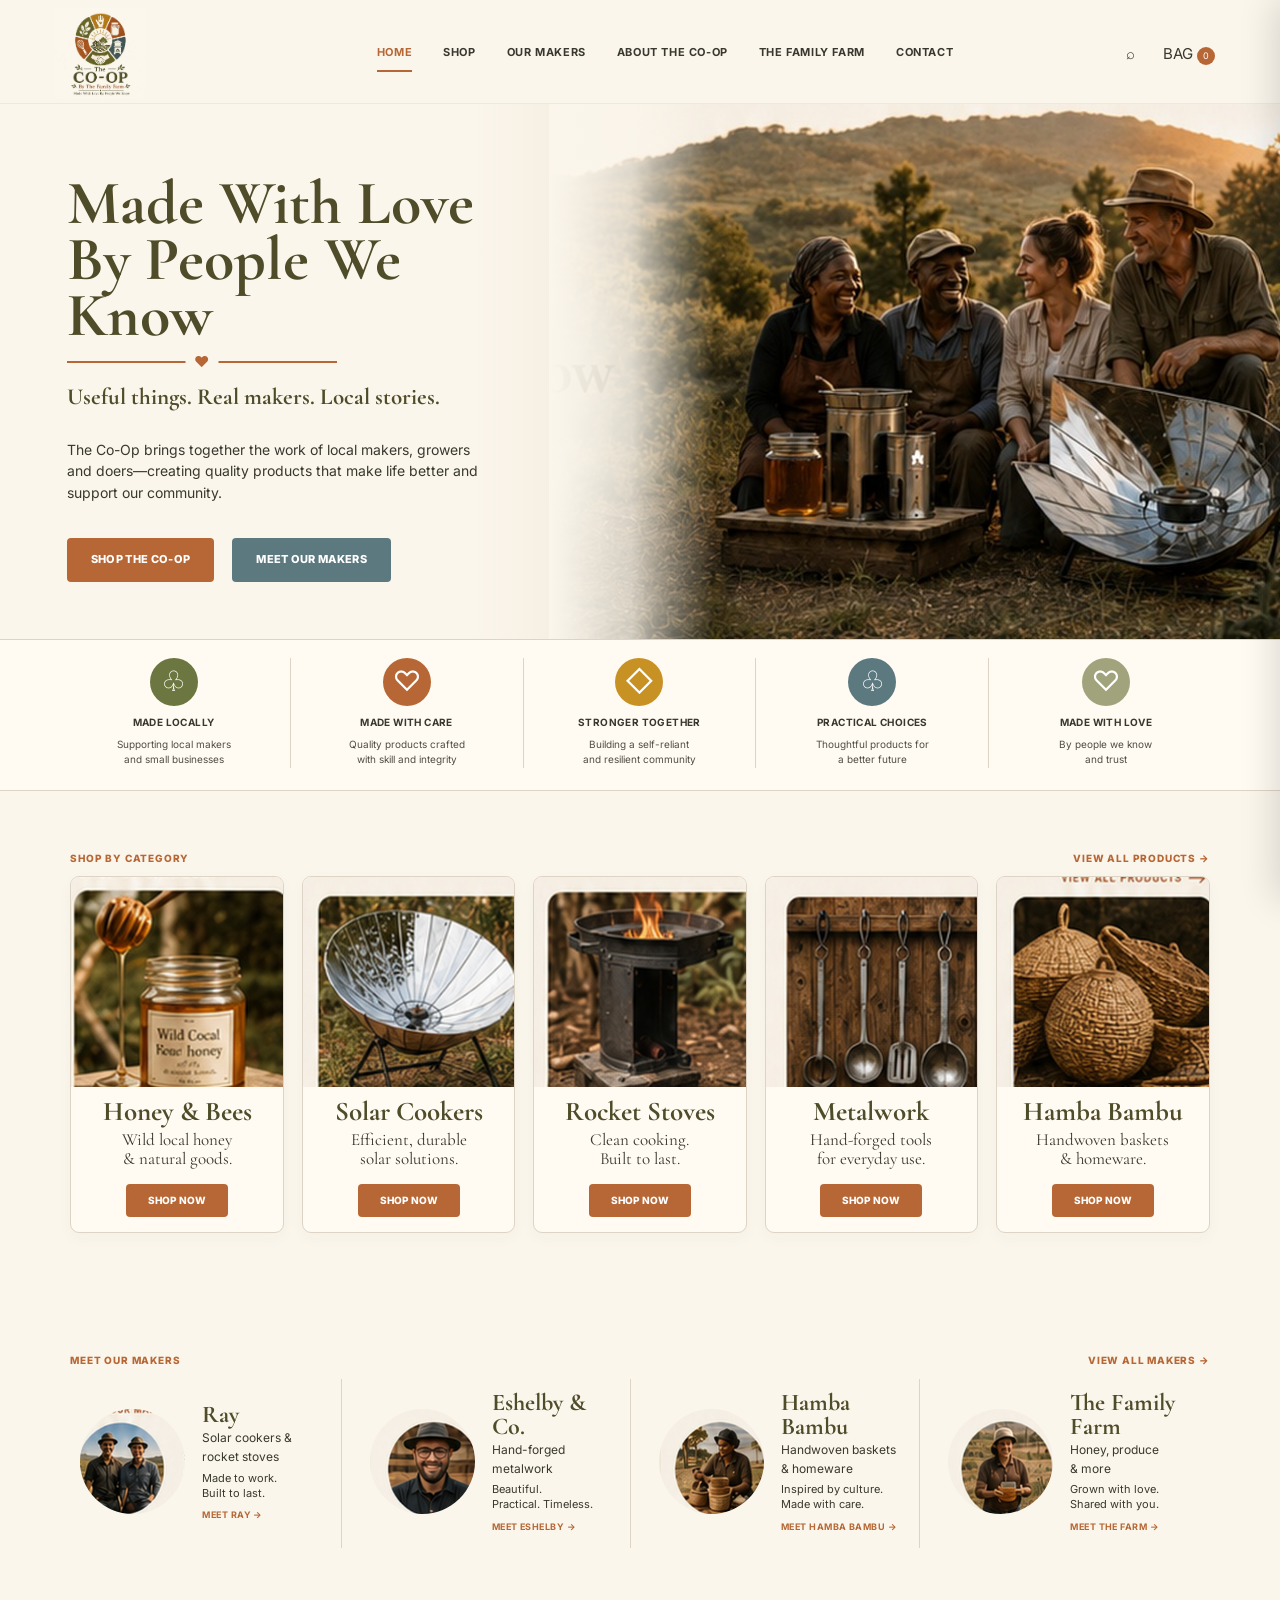
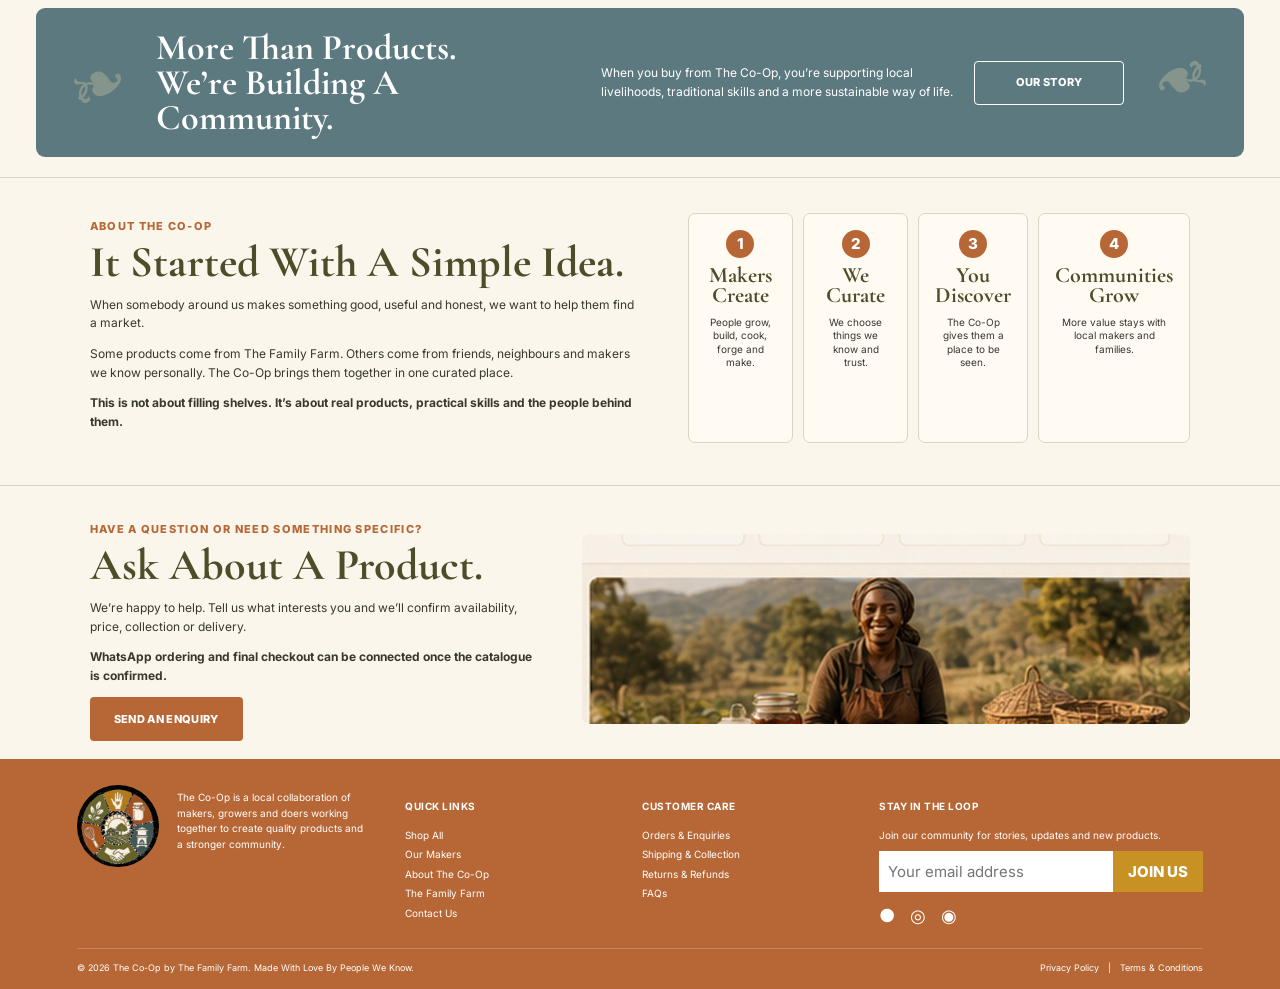
<file: index.html>
<!doctype html>
<html lang="en">
<head>
<meta charset="utf-8"><meta name="viewport" content="width=device-width,initial-scale=1">
<title>The Co-Op | By The Family Farm</title>
<meta name="description" content="Made With Love By People We Know. A curated marketplace of useful things from The Family Farm and local makers we know and trust.">
<link rel="icon" href="assets/favicon.ico">
<link rel="preconnect" href="https://fonts.googleapis.com"><link rel="preconnect" href="https://fonts.gstatic.com" crossorigin>
<link href="https://fonts.googleapis.com/css2?family=Cormorant+Garamond:wght@500;600;700&family=Inter:wght@400;500;600;700&display=swap" rel="stylesheet">
<link rel="stylesheet" href="styles.css">
</head>
<body class="home home-v3">
<header class="site-header">
  <a class="brand" href="index.html"><img src="assets/logo.jpg" alt="The Co-Op by The Family Farm"></a>
  <nav class="nav"><a class="active" href="index.html">HOME</a><a href="shop.html">SHOP</a><a href="makers.html">OUR MAKERS</a><a href="about.html">ABOUT THE CO-OP</a><a href="family-farm.html">THE FAMILY FARM</a><a href="contact.html">CONTACT</a></nav>
  <div class="head-actions"><button class="icon-btn" aria-label="Search">⌕</button><button class="icon-btn" data-cart aria-label="Basket">BAG <span class="cart-count">0</span></button><button class="menu-btn" aria-label="Menu">☰</button></div>
</header>
<main>
<section class="hero-v3">
  <div class="hero-text-v3">
    <h1>Made With Love<br>By People We Know</h1>
    <div class="heart-rule"><span>♥</span></div>
    <h2>Useful things. Real makers. Local stories.</h2>
    <p>The Co-Op brings together the work of local makers, growers and doers—creating quality products that make life better and support our community.</p>
    <div class="actions"><a class="btn btn-primary" href="shop.html">SHOP THE CO-OP</a><a class="btn btn-blue" href="makers.html">MEET OUR MAKERS</a></div>
  </div>
  <div class="hero-photo-v3"><img src="assets/hero-approved.jpg" alt="Local makers with handmade products and a solar cooker"></div>
</section>
<section class="values-v3">
 <div><span class="value-icon olive-bg">♧</span><b>MADE LOCALLY</b><small>Supporting local makers<br>and small businesses</small></div>
 <div><span class="value-icon terra-bg">♡</span><b>MADE WITH CARE</b><small>Quality products crafted<br>with skill and integrity</small></div>
 <div><span class="value-icon mustard-bg">◇</span><b>STRONGER TOGETHER</b><small>Building a self-reliant<br>and resilient community</small></div>
 <div><span class="value-icon stove-bg">♧</span><b>PRACTICAL CHOICES</b><small>Thoughtful products for<br>a better future</small></div>
 <div><span class="value-icon sage-bg">♡</span><b>MADE WITH LOVE</b><small>By people we know<br>and trust</small></div>
</section>
<section class="section section-v3">
 <div class="section-label-row"><span>SHOP BY CATEGORY</span><a href="shop.html">VIEW ALL PRODUCTS →</a></div>
 <div class="category-grid-v3">
  <a class="category-card-v3" href="shop.html"><img src="assets/cat-honey.jpg"><h3>Honey &amp; Bees</h3><p>Wild local honey<br>&amp; natural goods.</p><span class="card-cta">SHOP NOW</span></a>
  <a class="category-card-v3" href="shop.html"><img src="assets/cat-solar.jpg"><h3>Solar Cookers</h3><p>Efficient, durable<br>solar solutions.</p><span class="card-cta">SHOP NOW</span></a>
  <a class="category-card-v3" href="shop.html"><img src="assets/cat-rocket.jpg"><h3>Rocket Stoves</h3><p>Clean cooking.<br>Built to last.</p><span class="card-cta">SHOP NOW</span></a>
  <a class="category-card-v3" href="shop.html"><img src="assets/cat-metal.jpg"><h3>Metalwork</h3><p>Hand-forged tools<br>for everyday use.</p><span class="card-cta">SHOP NOW</span></a>
  <a class="category-card-v3" href="shop.html"><img src="assets/cat-bamboo.jpg"><h3>Hamba Bambu</h3><p>Handwoven baskets<br>&amp; homeware.</p><span class="card-cta">SHOP NOW</span></a>
 </div>
</section>
<section class="section makers-v3">
 <div class="section-label-row"><span>MEET OUR MAKERS</span><a href="makers.html">VIEW ALL MAKERS →</a></div>
 <div class="maker-grid-v3">
  <a href="maker-ray.html"><img src="assets/maker-ray-approved.jpg"><div><h3>Ray</h3><p>Solar cookers &amp;<br>rocket stoves</p><small>Made to work.<br>Built to last.</small><b>MEET RAY →</b></div></a>
  <a href="makers.html"><img src="assets/maker-eshelby-approved.jpg"><div><h3>Eshelby &amp; Co.</h3><p>Hand-forged<br>metalwork</p><small>Beautiful.<br>Practical. Timeless.</small><b>MEET ESHELBY →</b></div></a>
  <a href="makers.html"><img src="assets/maker-bambu-approved.jpg"><div><h3>Hamba Bambu</h3><p>Handwoven baskets<br>&amp; homeware</p><small>Inspired by culture.<br>Made with care.</small><b>MEET HAMBA BAMBU →</b></div></a>
  <a href="family-farm.html"><img src="assets/maker-farm-approved.jpg"><div><h3>The Family Farm</h3><p>Honey, produce<br>&amp; more</p><small>Grown with love.<br>Shared with you.</small><b>MEET THE FARM →</b></div></a>
 </div>
</section>
<section class="community-v3">
 <div class="leaf-art">❧</div><h2>More Than Products.<br>We’re Building A Community.</h2><p>When you buy from The Co-Op, you’re supporting local livelihoods, traditional skills and a more sustainable way of life.</p><a class="btn btn-outline light" href="about.html">OUR STORY</a><div class="leaf-art right">❧</div>
</section>
<section class="about-v3">
 <div class="about-copy"><span class="eyebrow terracotta">ABOUT THE CO-OP</span><h2>It Started With A Simple Idea.</h2><p>When somebody around us makes something good, useful and honest, we want to help them find a market.</p><p>Some products come from The Family Farm. Others come from friends, neighbours and makers we know personally. The Co-Op brings them together in one curated place.</p><p><b>This is not about filling shelves. It’s about real products, practical skills and the people behind them.</b></p></div>
 <div class="steps-v3"><div><span>1</span><h3>Makers<br>Create</h3><p>People grow, build, cook, forge and make.</p></div><div><span>2</span><h3>We<br>Curate</h3><p>We choose things we know and trust.</p></div><div><span>3</span><h3>You<br>Discover</h3><p>The Co-Op gives them a place to be seen.</p></div><div><span>4</span><h3>Communities<br>Grow</h3><p>More value stays with local makers and families.</p></div></div>
</section>
<section class="enquiry-v3">
 <div><span class="eyebrow terracotta">HAVE A QUESTION OR NEED SOMETHING SPECIFIC?</span><h2>Ask About A Product.</h2><p>We’re happy to help. Tell us what interests you and we’ll confirm availability, price, collection or delivery.</p><p><b>WhatsApp ordering and final checkout can be connected once the catalogue is confirmed.</b></p><a class="btn btn-primary" href="contact.html">SEND AN ENQUIRY</a></div>
 <img src="assets/community-woman.jpg" alt="Local maker with farm products">
</section>
</main>
<footer class="footer footer-v3"><div class="footer-grid"><div class="footer-brand"><img src="assets/emblem.jpg" class="footer-emblem" alt="The Co-Op"><p>The Co-Op is a local collaboration of makers, growers and doers working together to create quality products and a stronger community.</p></div><div><h4>QUICK LINKS</h4><a href="shop.html">Shop All</a><a href="makers.html">Our Makers</a><a href="about.html">About The Co-Op</a><a href="family-farm.html">The Family Farm</a><a href="contact.html">Contact Us</a></div><div><h4>CUSTOMER CARE</h4><a href="contact.html">Orders &amp; Enquiries</a><a href="contact.html">Shipping &amp; Collection</a><a href="contact.html">Returns &amp; Refunds</a><a href="contact.html">FAQs</a></div><div><h4>STAY IN THE LOOP</h4><p>Join our community for stories, updates and new products.</p><form class="signup" onsubmit="event.preventDefault();this.innerHTML='<b>Thank you.</b>'"><input required type="email" placeholder="Your email address"><button>JOIN US</button></form><div class="socials">● &nbsp; ◎ &nbsp; ◉</div></div></div><div class="footer-base"><span>© 2026 The Co-Op by The Family Farm. Made With Love By People We Know.</span><span>Privacy Policy &nbsp; | &nbsp; Terms &amp; Conditions</span></div></footer>
<div class="drawer" id="cartDrawer"><div class="drawer-head"><h3>Your basket</h3><button data-close>×</button></div><div id="cartItems"></div><div class="drawer-note">This prototype uses an enquiry basket.</div><a href="contact.html" class="btn btn-primary full">SEND AN ENQUIRY</a></div><div class="backdrop" id="backdrop"></div><script src="script.js"></script>
</body></html>
</file>
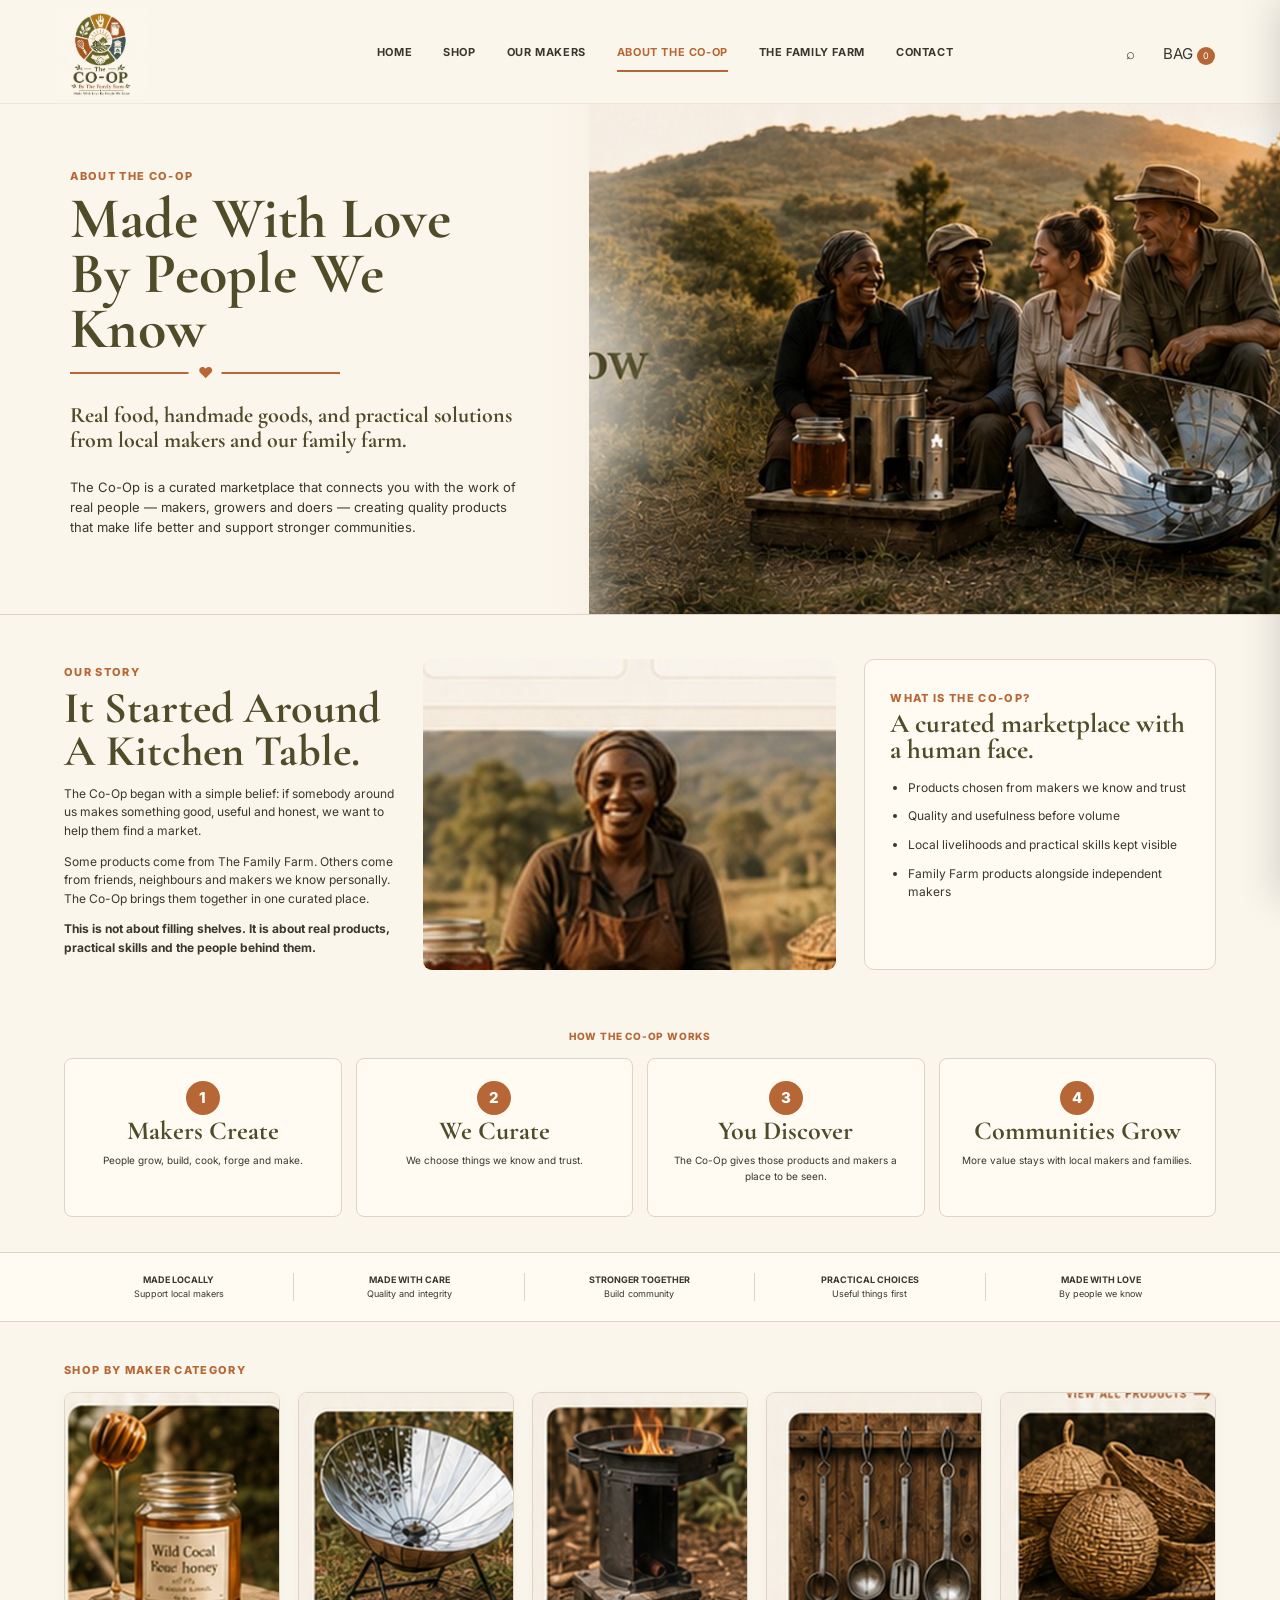
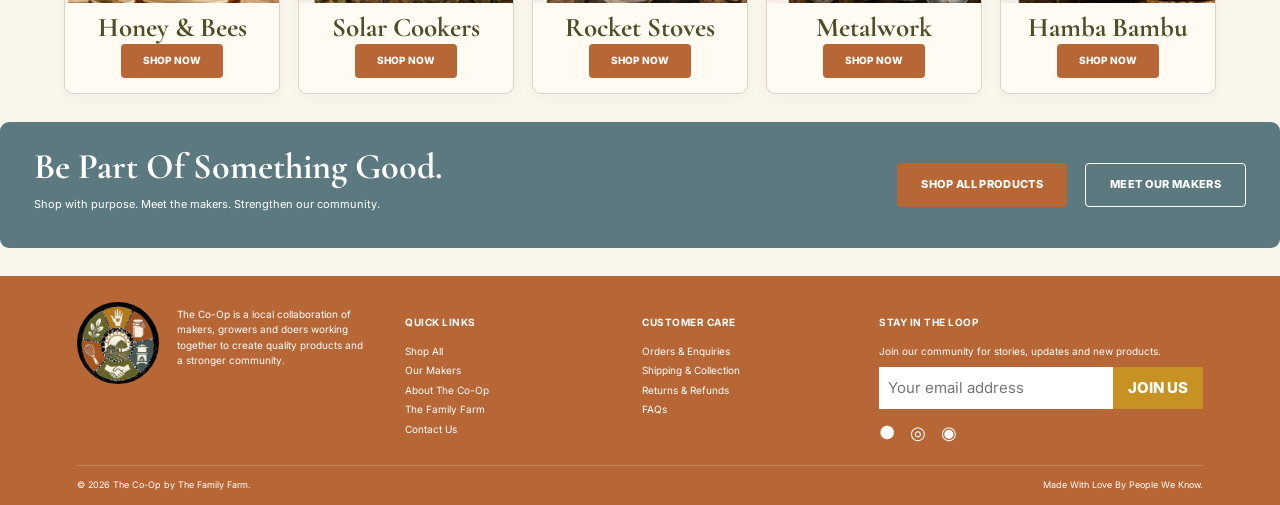
<file: about.html>
<!doctype html><html lang="en"><head><meta charset="utf-8"><meta name="viewport" content="width=device-width,initial-scale=1"><title>About The Co-Op</title><link rel="icon" href="assets/favicon.ico"><link rel="preconnect" href="https://fonts.googleapis.com"><link rel="preconnect" href="https://fonts.gstatic.com" crossorigin><link href="https://fonts.googleapis.com/css2?family=Cormorant+Garamond:wght@500;600;700&family=Inter:wght@400;500;600;700&display=swap" rel="stylesheet"><link rel="stylesheet" href="styles.css"></head><body class="inner-site about-page"><header class="site-header">
  <a class="brand" href="index.html"><img src="assets/logo.jpg" alt="The Co-Op by The Family Farm"></a>
  <nav class="nav"><a class="" href="index.html">HOME</a><a class="" href="shop.html">SHOP</a><a class="" href="makers.html">OUR MAKERS</a><a class="active" href="about.html">ABOUT THE CO-OP</a><a class="" href="family-farm.html">THE FAMILY FARM</a><a class="" href="contact.html">CONTACT</a></nav>
  <div class="head-actions"><button class="icon-btn" aria-label="Search">⌕</button><button class="icon-btn" data-cart aria-label="Basket">BAG <span class="cart-count">0</span></button><button class="menu-btn" aria-label="Menu">☰</button></div>
</header><main>
<section class="locked-split-hero about-locked-hero"><div class="locked-hero-copy"><span class="eyebrow terracotta">ABOUT THE CO-OP</span><h1>Made With Love<br>By People We Know</h1><div class="heart-rule"><span>♥</span></div><h2>Real food, handmade goods, and practical solutions from local makers and our family farm.</h2><p>The Co-Op is a curated marketplace that connects you with the work of real people — makers, growers and doers — creating quality products that make life better and support stronger communities.</p></div><img src="assets/hero-approved.jpg"></section>
<section class="about-story-lock"><div class="story-copy"><span class="eyebrow terracotta">OUR STORY</span><h2>It Started Around<br>A Kitchen Table.</h2><p>The Co-Op began with a simple belief: if somebody around us makes something good, useful and honest, we want to help them find a market.</p><p>Some products come from The Family Farm. Others come from friends, neighbours and makers we know personally. The Co-Op brings them together in one curated place.</p><p><b>This is not about filling shelves. It is about real products, practical skills and the people behind them.</b></p></div><img src="assets/community-woman.jpg" alt="Local maker"><div class="what-card"><span class="eyebrow terracotta">WHAT IS THE CO-OP?</span><h3>A curated marketplace with a human face.</h3><ul><li>Products chosen from makers we know and trust</li><li>Quality and usefulness before volume</li><li>Local livelihoods and practical skills kept visible</li><li>Family Farm products alongside independent makers</li></ul></div></section>
<section class="how-lock"><div class="section-kicker">HOW THE CO-OP WORKS</div><div class="how-lock-grid"><div><span>1</span><h3>Makers Create</h3><p>People grow, build, cook, forge and make.</p></div><div><span>2</span><h3>We Curate</h3><p>We choose things we know and trust.</p></div><div><span>3</span><h3>You Discover</h3><p>The Co-Op gives those products and makers a place to be seen.</p></div><div><span>4</span><h3>Communities Grow</h3><p>More value stays with local makers and families.</p></div></div></section>
<section class="values-lock"><div><b>MADE LOCALLY</b><small>Support local makers</small></div><div><b>MADE WITH CARE</b><small>Quality and integrity</small></div><div><b>STRONGER TOGETHER</b><small>Build community</small></div><div><b>PRACTICAL CHOICES</b><small>Useful things first</small></div><div><b>MADE WITH LOVE</b><small>By people we know</small></div></section>
<section class="about-category-lock"><span class="eyebrow terracotta">SHOP BY MAKER CATEGORY</span><div class="category-grid-v3"><a class="category-card-v3" href="shop.html"><img src="assets/cat-honey.jpg"><h3>Honey &amp; Bees</h3><span class="card-cta">SHOP NOW</span></a><a class="category-card-v3" href="shop.html"><img src="assets/cat-solar.jpg"><h3>Solar Cookers</h3><span class="card-cta">SHOP NOW</span></a><a class="category-card-v3" href="shop.html"><img src="assets/cat-rocket.jpg"><h3>Rocket Stoves</h3><span class="card-cta">SHOP NOW</span></a><a class="category-card-v3" href="shop.html"><img src="assets/cat-metal.jpg"><h3>Metalwork</h3><span class="card-cta">SHOP NOW</span></a><a class="category-card-v3" href="shop.html"><img src="assets/cat-bamboo.jpg"><h3>Hamba Bambu</h3><span class="card-cta">SHOP NOW</span></a></div></section>
<section class="blue-cta-lock"><div><h2>Be Part Of Something Good.</h2><p>Shop with purpose. Meet the makers. Strengthen our community.</p></div><div class="actions"><a class="btn btn-primary" href="shop.html">SHOP ALL PRODUCTS</a><a class="btn btn-outline light" href="makers.html">MEET OUR MAKERS</a></div></section>
</main><footer class="footer footer-v3"><div class="footer-grid"><div class="footer-brand"><img src="assets/emblem.jpg" class="footer-emblem" alt="The Co-Op"><p>The Co-Op is a local collaboration of makers, growers and doers working together to create quality products and a stronger community.</p></div><div><h4>QUICK LINKS</h4><a href="shop.html">Shop All</a><a href="makers.html">Our Makers</a><a href="about.html">About The Co-Op</a><a href="family-farm.html">The Family Farm</a><a href="contact.html">Contact Us</a></div><div><h4>CUSTOMER CARE</h4><a href="contact.html">Orders &amp; Enquiries</a><a href="contact.html">Shipping &amp; Collection</a><a href="contact.html">Returns &amp; Refunds</a><a href="contact.html">FAQs</a></div><div><h4>STAY IN THE LOOP</h4><p>Join our community for stories, updates and new products.</p><form class="signup" onsubmit="event.preventDefault();this.innerHTML='<b>Thank you.</b>'"><input required type="email" placeholder="Your email address"><button>JOIN US</button></form><div class="socials">● &nbsp; ◎ &nbsp; ◉</div></div></div><div class="footer-base"><span>© 2026 The Co-Op by The Family Farm.</span><span>Made With Love By People We Know.</span></div></footer><div class="drawer" id="cartDrawer"><div class="drawer-head"><h3>Your basket</h3><button data-close>×</button></div><div id="cartItems"></div><div class="drawer-note">This prototype uses an enquiry basket.</div><a href="contact.html" class="btn btn-primary full">SEND AN ENQUIRY</a></div><div class="backdrop" id="backdrop"></div><script src="script.js"></script></body></html>
</file>
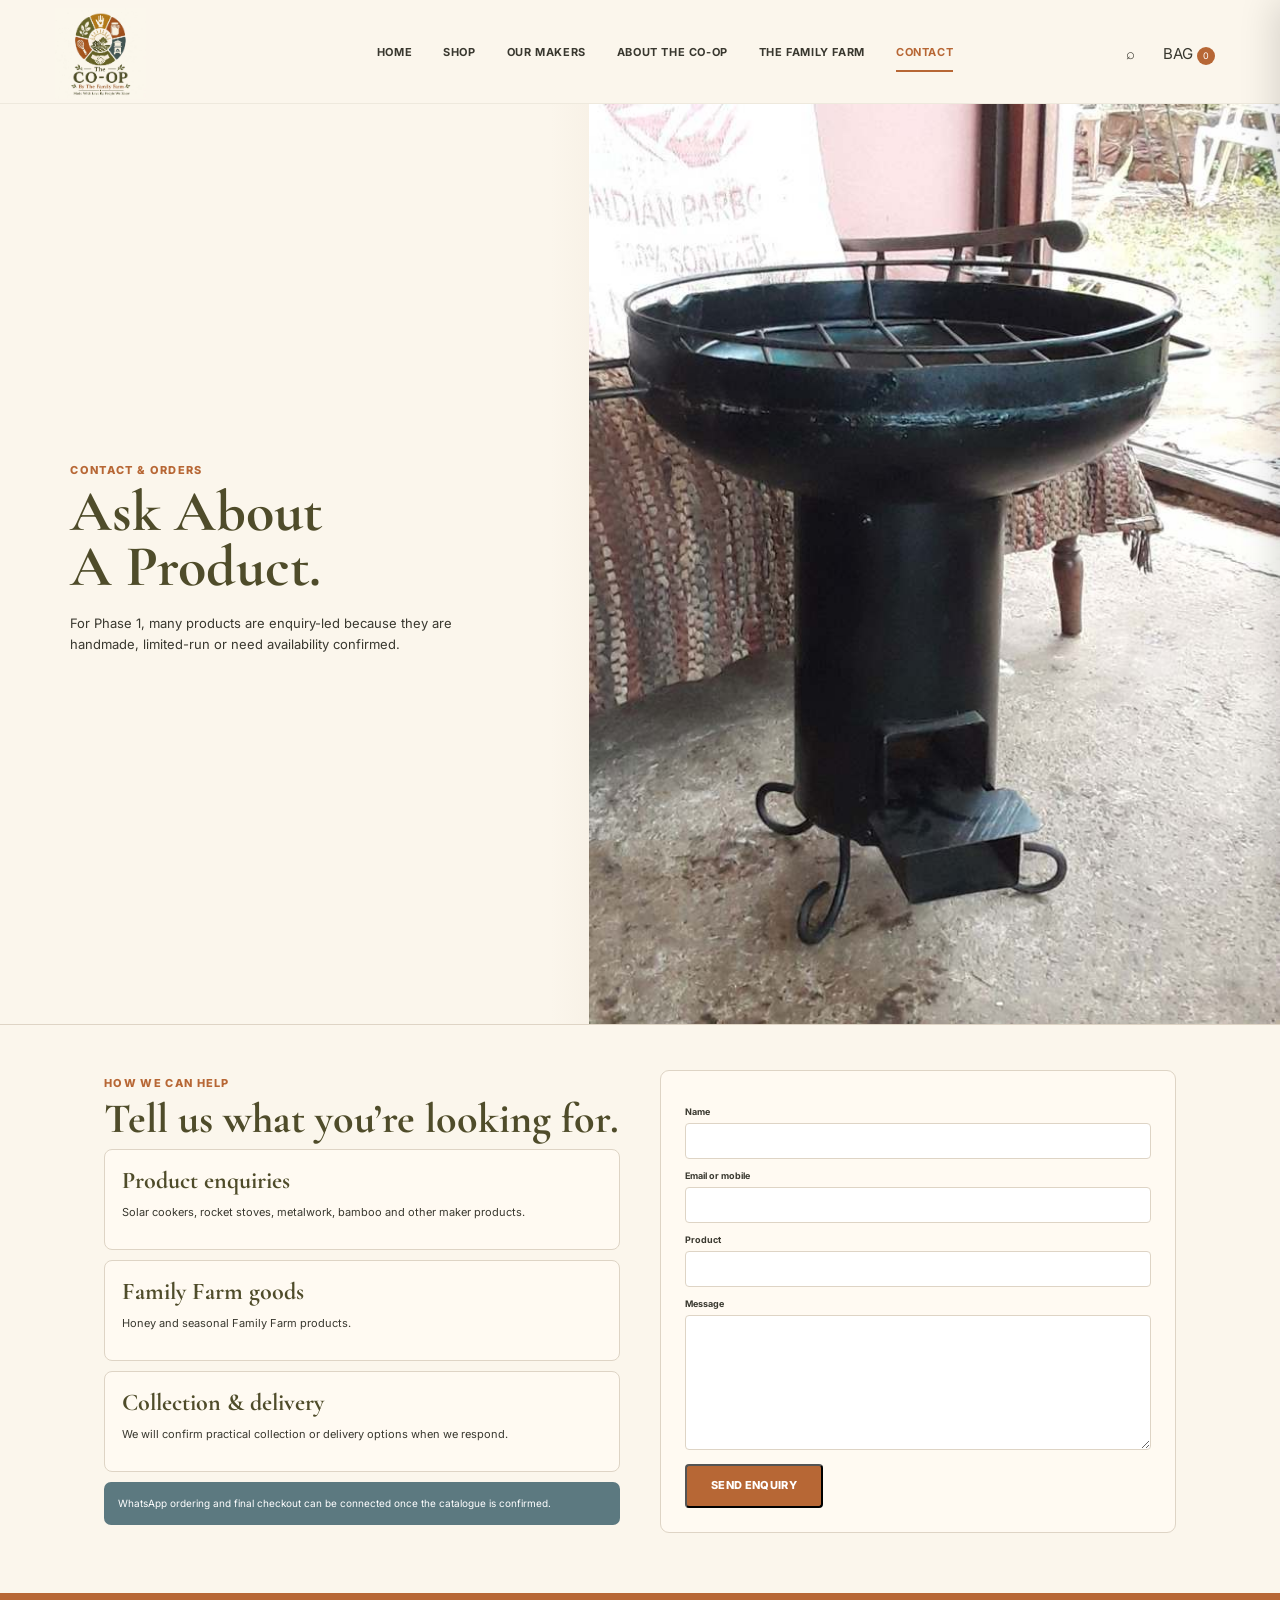
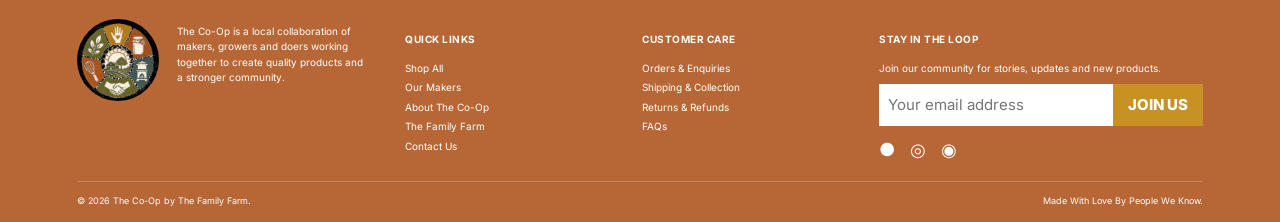
<file: contact.html>
<!doctype html><html lang="en"><head><meta charset="utf-8"><meta name="viewport" content="width=device-width,initial-scale=1"><title>Contact | The Co-Op</title><link rel="icon" href="assets/favicon.ico"><link rel="preconnect" href="https://fonts.googleapis.com"><link rel="preconnect" href="https://fonts.gstatic.com" crossorigin><link href="https://fonts.googleapis.com/css2?family=Cormorant+Garamond:wght@500;600;700&family=Inter:wght@400;500;600;700&display=swap" rel="stylesheet"><link rel="stylesheet" href="styles.css"></head><body class="inner-site contact-page"><header class="site-header">
  <a class="brand" href="index.html"><img src="assets/logo.jpg" alt="The Co-Op by The Family Farm"></a>
  <nav class="nav"><a class="" href="index.html">HOME</a><a class="" href="shop.html">SHOP</a><a class="" href="makers.html">OUR MAKERS</a><a class="" href="about.html">ABOUT THE CO-OP</a><a class="" href="family-farm.html">THE FAMILY FARM</a><a class="active" href="contact.html">CONTACT</a></nav>
  <div class="head-actions"><button class="icon-btn" aria-label="Search">⌕</button><button class="icon-btn" data-cart aria-label="Basket">BAG <span class="cart-count">0</span></button><button class="menu-btn" aria-label="Menu">☰</button></div>
</header><main>
<section class="locked-split-hero contact-lock-hero"><div class="locked-hero-copy"><span class="eyebrow terracotta">CONTACT &amp; ORDERS</span><h1>Ask About<br>A Product.</h1><p>For Phase 1, many products are enquiry-led because they are handmade, limited-run or need availability confirmed.</p></div><img src="assets/rocket.jpg"></section>
<section class="contact-lock-main"><div><span class="eyebrow terracotta">HOW WE CAN HELP</span><h2>Tell us what you’re looking for.</h2><div class="contact-card-lock"><h3>Product enquiries</h3><p>Solar cookers, rocket stoves, metalwork, bamboo and other maker products.</p></div><div class="contact-card-lock"><h3>Family Farm goods</h3><p>Honey and seasonal Family Farm products.</p></div><div class="contact-card-lock"><h3>Collection &amp; delivery</h3><p>We will confirm practical collection or delivery options when we respond.</p></div><div class="contact-note-lock">WhatsApp ordering and final checkout can be connected once the catalogue is confirmed.</div></div><form class="contact-form-lock" onsubmit="event.preventDefault();this.innerHTML='<h2>Thank you.</h2><p>We will get back to you.</p>'"><label>Name<input required></label><label>Email or mobile<input required></label><label>Product<input></label><label>Message<textarea required></textarea></label><button class="btn btn-primary">SEND ENQUIRY</button></form></section>
</main><footer class="footer footer-v3"><div class="footer-grid"><div class="footer-brand"><img src="assets/emblem.jpg" class="footer-emblem" alt="The Co-Op"><p>The Co-Op is a local collaboration of makers, growers and doers working together to create quality products and a stronger community.</p></div><div><h4>QUICK LINKS</h4><a href="shop.html">Shop All</a><a href="makers.html">Our Makers</a><a href="about.html">About The Co-Op</a><a href="family-farm.html">The Family Farm</a><a href="contact.html">Contact Us</a></div><div><h4>CUSTOMER CARE</h4><a href="contact.html">Orders &amp; Enquiries</a><a href="contact.html">Shipping &amp; Collection</a><a href="contact.html">Returns &amp; Refunds</a><a href="contact.html">FAQs</a></div><div><h4>STAY IN THE LOOP</h4><p>Join our community for stories, updates and new products.</p><form class="signup" onsubmit="event.preventDefault();this.innerHTML='<b>Thank you.</b>'"><input required type="email" placeholder="Your email address"><button>JOIN US</button></form><div class="socials">● &nbsp; ◎ &nbsp; ◉</div></div></div><div class="footer-base"><span>© 2026 The Co-Op by The Family Farm.</span><span>Made With Love By People We Know.</span></div></footer><div class="drawer" id="cartDrawer"><div class="drawer-head"><h3>Your basket</h3><button data-close>×</button></div><div id="cartItems"></div><div class="drawer-note">This prototype uses an enquiry basket.</div><a href="contact.html" class="btn btn-primary full">SEND AN ENQUIRY</a></div><div class="backdrop" id="backdrop"></div><script src="script.js"></script></body></html>
</file>
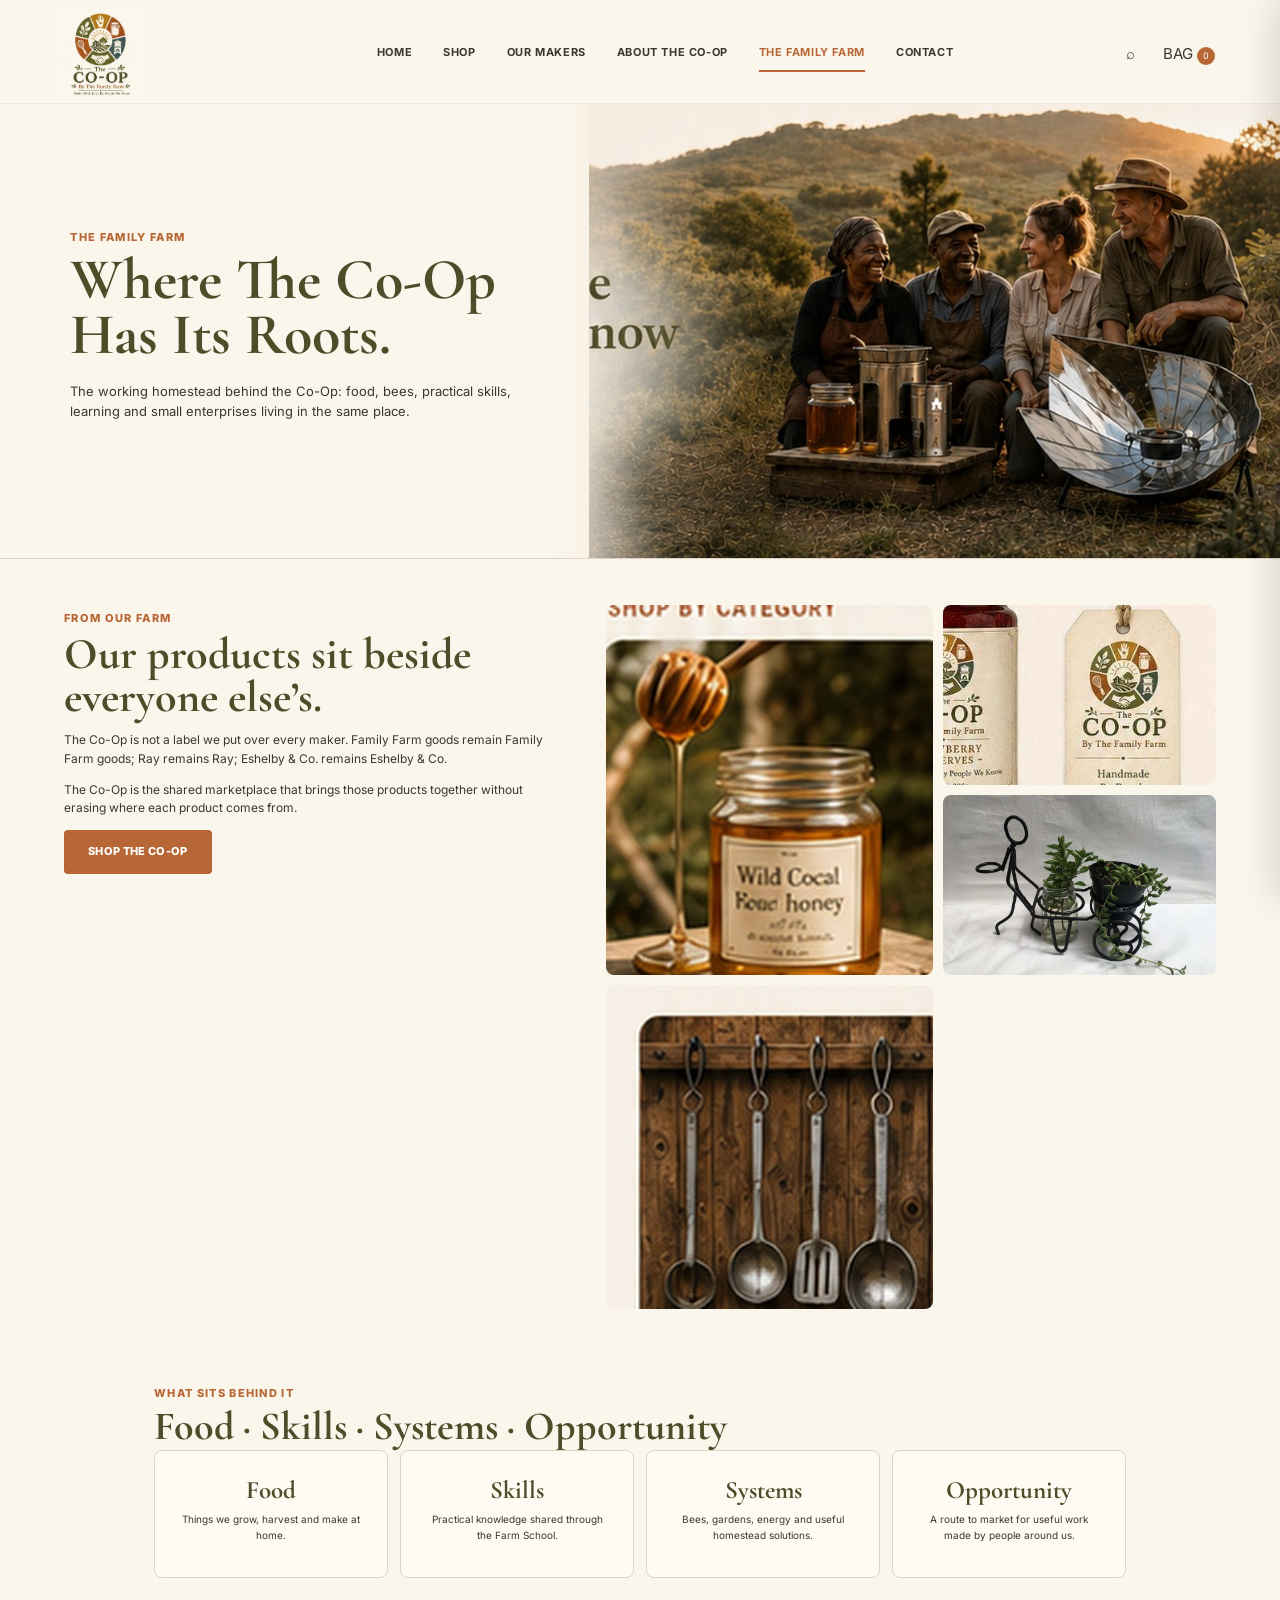
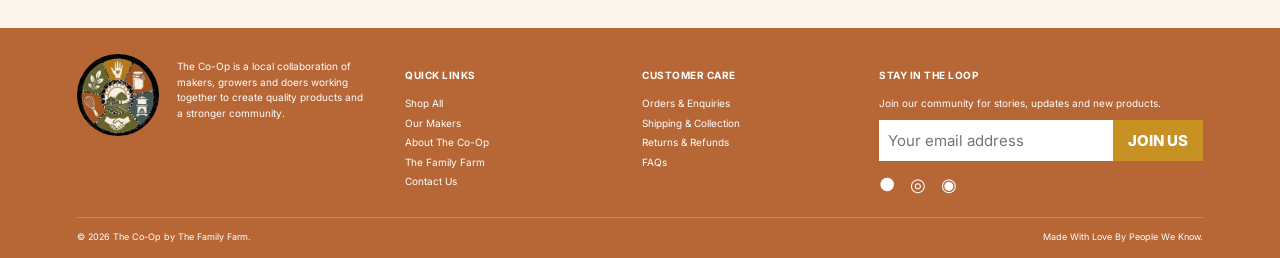
<file: family-farm.html>
<!doctype html><html lang="en"><head><meta charset="utf-8"><meta name="viewport" content="width=device-width,initial-scale=1"><title>The Family Farm | The Co-Op</title><link rel="icon" href="assets/favicon.ico"><link rel="preconnect" href="https://fonts.googleapis.com"><link rel="preconnect" href="https://fonts.gstatic.com" crossorigin><link href="https://fonts.googleapis.com/css2?family=Cormorant+Garamond:wght@500;600;700&family=Inter:wght@400;500;600;700&display=swap" rel="stylesheet"><link rel="stylesheet" href="styles.css"></head><body class="inner-site family-page"><header class="site-header">
  <a class="brand" href="index.html"><img src="assets/logo.jpg" alt="The Co-Op by The Family Farm"></a>
  <nav class="nav"><a class="" href="index.html">HOME</a><a class="" href="shop.html">SHOP</a><a class="" href="makers.html">OUR MAKERS</a><a class="" href="about.html">ABOUT THE CO-OP</a><a class="active" href="family-farm.html">THE FAMILY FARM</a><a class="" href="contact.html">CONTACT</a></nav>
  <div class="head-actions"><button class="icon-btn" aria-label="Search">⌕</button><button class="icon-btn" data-cart aria-label="Basket">BAG <span class="cart-count">0</span></button><button class="menu-btn" aria-label="Menu">☰</button></div>
</header><main>
<section class="locked-split-hero farm-lock-hero"><div class="locked-hero-copy"><span class="eyebrow terracotta">THE FAMILY FARM</span><h1>Where The Co-Op<br>Has Its Roots.</h1><p>The working homestead behind the Co-Op: food, bees, practical skills, learning and small enterprises living in the same place.</p></div><img src="assets/hero-approved.jpg"></section>
<section class="farm-story-lock"><div><span class="eyebrow terracotta">FROM OUR FARM</span><h2>Our products sit beside everyone else’s.</h2><p>The Co-Op is not a label we put over every maker. Family Farm goods remain Family Farm goods; Ray remains Ray; Eshelby &amp; Co. remains Eshelby &amp; Co.</p><p>The Co-Op is the shared marketplace that brings those products together without erasing where each product comes from.</p><a class="btn btn-primary" href="shop.html">SHOP THE CO-OP</a></div><div class="farm-product-mosaic"><img src="assets/cat-honey.jpg"><img src="assets/preserves.jpg"><img src="assets/plant.jpg"><img src="assets/cat-metal.jpg"></div></section>
<section class="farm-pillars-lock"><span class="eyebrow terracotta">WHAT SITS BEHIND IT</span><h2>Food · Skills · Systems · Opportunity</h2><div class="pillar-grid-lock"><div><h3>Food</h3><p>Things we grow, harvest and make at home.</p></div><div><h3>Skills</h3><p>Practical knowledge shared through the Farm School.</p></div><div><h3>Systems</h3><p>Bees, gardens, energy and useful homestead solutions.</p></div><div><h3>Opportunity</h3><p>A route to market for useful work made by people around us.</p></div></div></section>
</main><footer class="footer footer-v3"><div class="footer-grid"><div class="footer-brand"><img src="assets/emblem.jpg" class="footer-emblem" alt="The Co-Op"><p>The Co-Op is a local collaboration of makers, growers and doers working together to create quality products and a stronger community.</p></div><div><h4>QUICK LINKS</h4><a href="shop.html">Shop All</a><a href="makers.html">Our Makers</a><a href="about.html">About The Co-Op</a><a href="family-farm.html">The Family Farm</a><a href="contact.html">Contact Us</a></div><div><h4>CUSTOMER CARE</h4><a href="contact.html">Orders &amp; Enquiries</a><a href="contact.html">Shipping &amp; Collection</a><a href="contact.html">Returns &amp; Refunds</a><a href="contact.html">FAQs</a></div><div><h4>STAY IN THE LOOP</h4><p>Join our community for stories, updates and new products.</p><form class="signup" onsubmit="event.preventDefault();this.innerHTML='<b>Thank you.</b>'"><input required type="email" placeholder="Your email address"><button>JOIN US</button></form><div class="socials">● &nbsp; ◎ &nbsp; ◉</div></div></div><div class="footer-base"><span>© 2026 The Co-Op by The Family Farm.</span><span>Made With Love By People We Know.</span></div></footer><div class="drawer" id="cartDrawer"><div class="drawer-head"><h3>Your basket</h3><button data-close>×</button></div><div id="cartItems"></div><div class="drawer-note">This prototype uses an enquiry basket.</div><a href="contact.html" class="btn btn-primary full">SEND AN ENQUIRY</a></div><div class="backdrop" id="backdrop"></div><script src="script.js"></script></body></html>
</file>
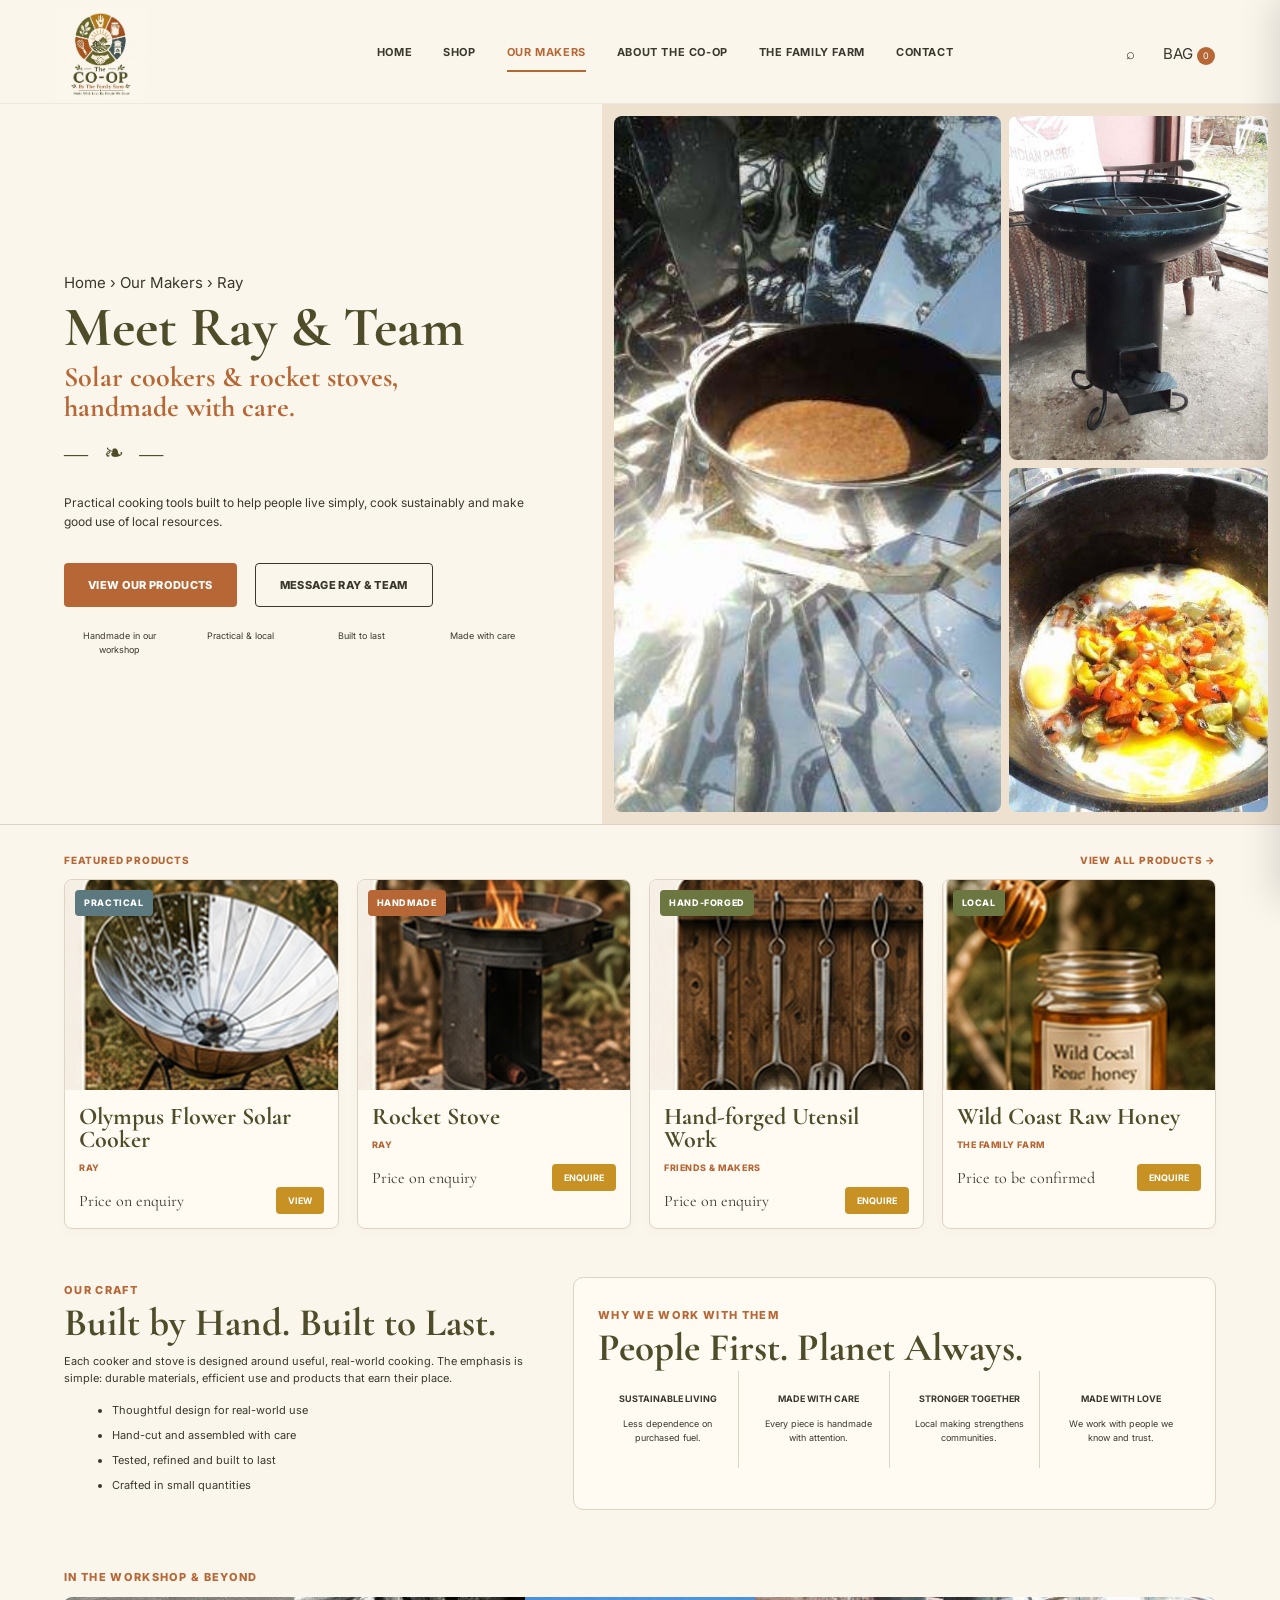
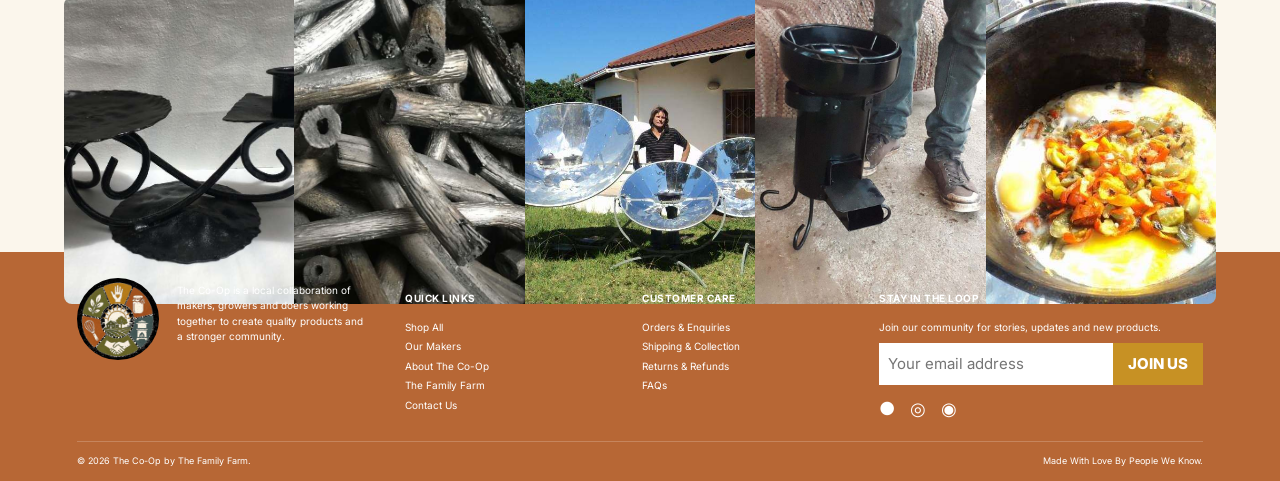
<file: maker-ray.html>
<!doctype html><html lang="en"><head><meta charset="utf-8"><meta name="viewport" content="width=device-width,initial-scale=1"><title>Ray | The Co-Op</title><link rel="icon" href="assets/favicon.ico"><link rel="preconnect" href="https://fonts.googleapis.com"><link rel="preconnect" href="https://fonts.gstatic.com" crossorigin><link href="https://fonts.googleapis.com/css2?family=Cormorant+Garamond:wght@500;600;700&family=Inter:wght@400;500;600;700&display=swap" rel="stylesheet"><link rel="stylesheet" href="styles.css"></head><body class="inner-site ray-page"><header class="site-header">
  <a class="brand" href="index.html"><img src="assets/logo.jpg" alt="The Co-Op by The Family Farm"></a>
  <nav class="nav"><a class="" href="index.html">HOME</a><a class="" href="shop.html">SHOP</a><a class="active" href="makers.html">OUR MAKERS</a><a class="" href="about.html">ABOUT THE CO-OP</a><a class="" href="family-farm.html">THE FAMILY FARM</a><a class="" href="contact.html">CONTACT</a></nav>
  <div class="head-actions"><button class="icon-btn" aria-label="Search">⌕</button><button class="icon-btn" data-cart aria-label="Basket">BAG <span class="cart-count">0</span></button><button class="menu-btn" aria-label="Menu">☰</button></div>
</header><main>
<section class="ray-locked-hero"><div class="ray-hero-copy"><div class="breadcrumbs">Home › Our Makers › Ray</div><h1>Meet Ray &amp; Team</h1><h2>Solar cookers &amp; rocket stoves,<br>handmade with care.</h2><div class="botanical-divider">— ❧ —</div><p>Practical cooking tools built to help people live simply, cook sustainably and make good use of local resources.</p><div class="actions"><a class="btn btn-primary" href="shop.html">VIEW OUR PRODUCTS</a><a class="btn btn-outline" href="contact.html">MESSAGE RAY &amp; TEAM</a></div><div class="ray-trust"><span>Handmade in our workshop</span><span>Practical &amp; local</span><span>Built to last</span><span>Made with care</span></div></div><div class="ray-hero-gallery"><img src="assets/solar2.jpg"><img src="assets/rocket.jpg"><img src="assets/cooking.jpg"></div></section>
<section class="ray-featured-lock"><div class="section-label-row"><span>FEATURED PRODUCTS</span><a href="shop.html">VIEW ALL PRODUCTS →</a></div><div class="locked-product-grid four"><article class="locked-product-card"><div class="product-photo"><img src="assets/cat-solar.jpg"><span class="badge blue">PRACTICAL</span></div><div class="product-copy"><h3>Olympus Flower Solar Cooker</h3><p class="maker-line">Ray</p><div class="product-meta"><span>Price on enquiry</span><a href="product-solar.html">VIEW</a></div></div></article><article class="locked-product-card"><div class="product-photo"><img src="assets/cat-rocket.jpg"><span class="badge orange">HANDMADE</span></div><div class="product-copy"><h3>Rocket Stove</h3><p class="maker-line">Ray</p><div class="product-meta"><span>Price on enquiry</span><a href="contact.html">ENQUIRE</a></div></div></article><article class="locked-product-card"><div class="product-photo"><img src="assets/cat-metal.jpg"><span class="badge olive">HAND-FORGED</span></div><div class="product-copy"><h3>Hand-forged Utensil Work</h3><p class="maker-line">Friends &amp; Makers</p><div class="product-meta"><span>Price on enquiry</span><a href="contact.html">ENQUIRE</a></div></div></article><article class="locked-product-card"><div class="product-photo"><img src="assets/cat-honey.jpg"><span class="badge olive">LOCAL</span></div><div class="product-copy"><h3>Wild Coast Raw Honey</h3><p class="maker-line">The Family Farm</p><div class="product-meta"><span>Price to be confirmed</span><a href="contact.html">ENQUIRE</a></div></div></article></div></section>
<section class="ray-craft-lock"><div><span class="eyebrow terracotta">OUR CRAFT</span><h2>Built by Hand. Built to Last.</h2><p>Each cooker and stove is designed around useful, real-world cooking. The emphasis is simple: durable materials, efficient use and products that earn their place.</p><ul><li>Thoughtful design for real-world use</li><li>Hand-cut and assembled with care</li><li>Tested, refined and built to last</li><li>Crafted in small quantities</li></ul></div><div class="ray-values-card"><span class="eyebrow terracotta">WHY WE WORK WITH THEM</span><h2>People First. Planet Always.</h2><div class="ray-values-grid"><div><b>SUSTAINABLE LIVING</b><p>Less dependence on purchased fuel.</p></div><div><b>MADE WITH CARE</b><p>Every piece is handmade with attention.</p></div><div><b>STRONGER TOGETHER</b><p>Local making strengthens communities.</p></div><div><b>MADE WITH LOVE</b><p>We work with people we know and trust.</p></div></div></div></section>
<section class="ray-workshop-lock"><span class="eyebrow terracotta">IN THE WORKSHOP &amp; BEYOND</span><div class="ray-workshop-grid"><img src="assets/metal2.jpg"><img src="assets/metal3.jpg"><img src="assets/solar.jpg"><img src="assets/rocket3.jpg"><img src="assets/cooking.jpg"></div></section>
</main><footer class="footer footer-v3"><div class="footer-grid"><div class="footer-brand"><img src="assets/emblem.jpg" class="footer-emblem" alt="The Co-Op"><p>The Co-Op is a local collaboration of makers, growers and doers working together to create quality products and a stronger community.</p></div><div><h4>QUICK LINKS</h4><a href="shop.html">Shop All</a><a href="makers.html">Our Makers</a><a href="about.html">About The Co-Op</a><a href="family-farm.html">The Family Farm</a><a href="contact.html">Contact Us</a></div><div><h4>CUSTOMER CARE</h4><a href="contact.html">Orders &amp; Enquiries</a><a href="contact.html">Shipping &amp; Collection</a><a href="contact.html">Returns &amp; Refunds</a><a href="contact.html">FAQs</a></div><div><h4>STAY IN THE LOOP</h4><p>Join our community for stories, updates and new products.</p><form class="signup" onsubmit="event.preventDefault();this.innerHTML='<b>Thank you.</b>'"><input required type="email" placeholder="Your email address"><button>JOIN US</button></form><div class="socials">● &nbsp; ◎ &nbsp; ◉</div></div></div><div class="footer-base"><span>© 2026 The Co-Op by The Family Farm.</span><span>Made With Love By People We Know.</span></div></footer><div class="drawer" id="cartDrawer"><div class="drawer-head"><h3>Your basket</h3><button data-close>×</button></div><div id="cartItems"></div><div class="drawer-note">This prototype uses an enquiry basket.</div><a href="contact.html" class="btn btn-primary full">SEND AN ENQUIRY</a></div><div class="backdrop" id="backdrop"></div><script src="script.js"></script></body></html>
</file>
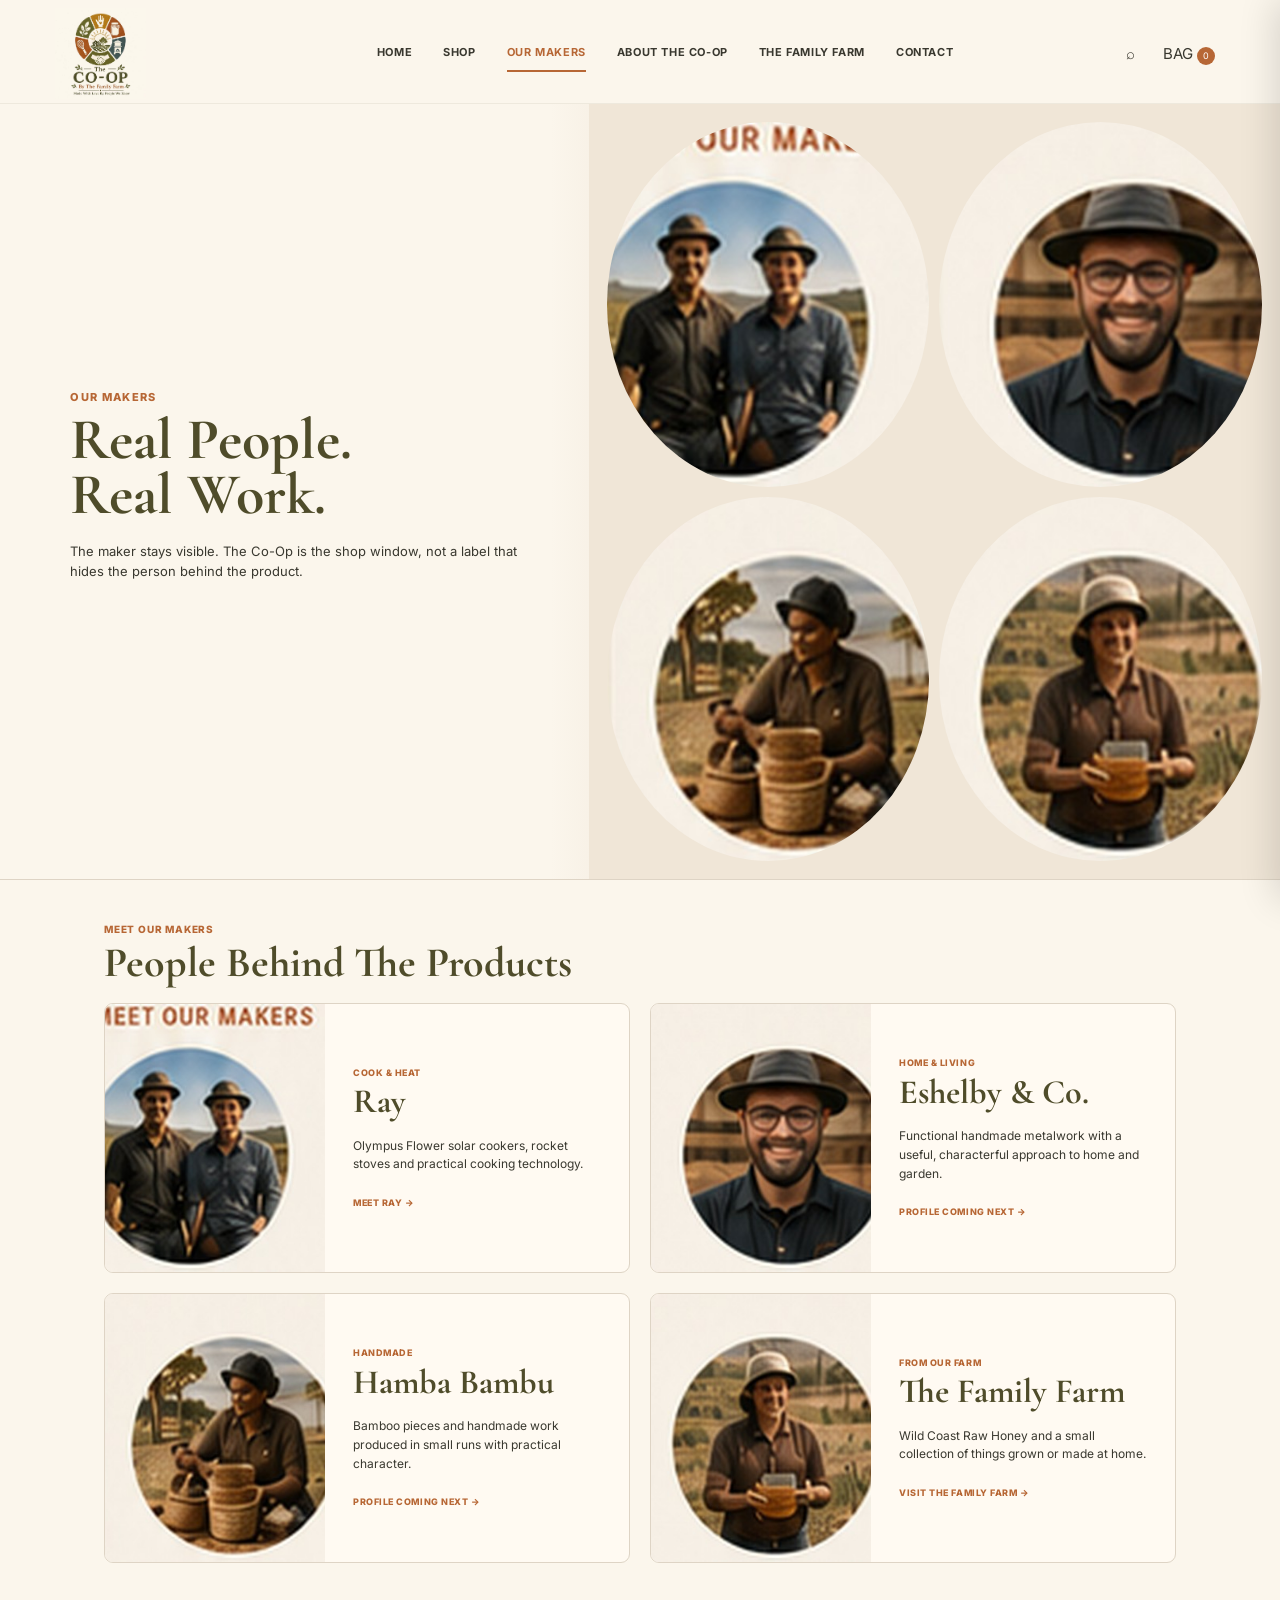
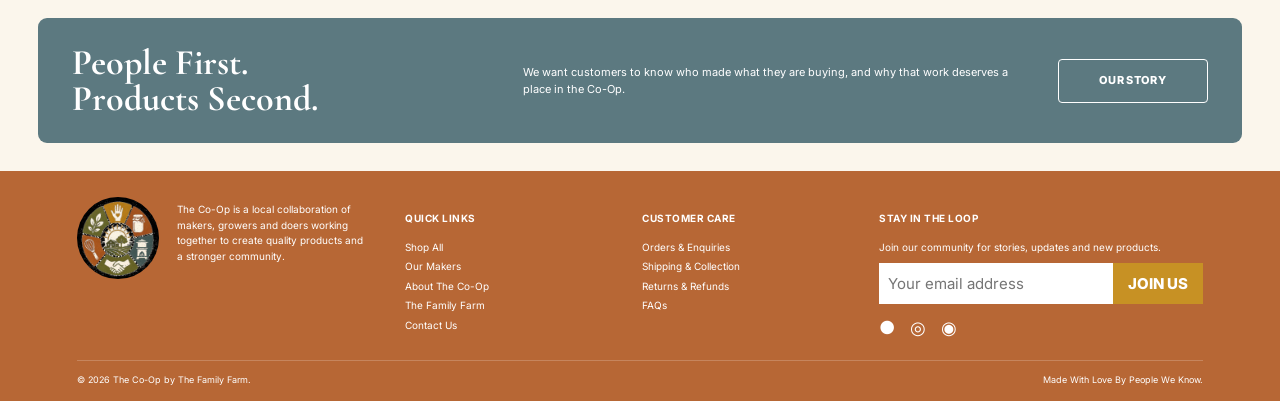
<file: makers.html>
<!doctype html><html lang="en"><head><meta charset="utf-8"><meta name="viewport" content="width=device-width,initial-scale=1"><title>Our Makers | The Co-Op</title><link rel="icon" href="assets/favicon.ico"><link rel="preconnect" href="https://fonts.googleapis.com"><link rel="preconnect" href="https://fonts.gstatic.com" crossorigin><link href="https://fonts.googleapis.com/css2?family=Cormorant+Garamond:wght@500;600;700&family=Inter:wght@400;500;600;700&display=swap" rel="stylesheet"><link rel="stylesheet" href="styles.css"></head><body class="inner-site makers-page"><header class="site-header">
  <a class="brand" href="index.html"><img src="assets/logo.jpg" alt="The Co-Op by The Family Farm"></a>
  <nav class="nav"><a class="" href="index.html">HOME</a><a class="" href="shop.html">SHOP</a><a class="active" href="makers.html">OUR MAKERS</a><a class="" href="about.html">ABOUT THE CO-OP</a><a class="" href="family-farm.html">THE FAMILY FARM</a><a class="" href="contact.html">CONTACT</a></nav>
  <div class="head-actions"><button class="icon-btn" aria-label="Search">⌕</button><button class="icon-btn" data-cart aria-label="Basket">BAG <span class="cart-count">0</span></button><button class="menu-btn" aria-label="Menu">☰</button></div>
</header><main>
<section class="locked-split-hero makers-index-hero"><div class="locked-hero-copy"><span class="eyebrow terracotta">OUR MAKERS</span><h1>Real People.<br>Real Work.</h1><p>The maker stays visible. The Co-Op is the shop window, not a label that hides the person behind the product.</p></div><div class="maker-hero-mosaic"><img src="assets/maker-ray-approved.jpg"><img src="assets/maker-eshelby-approved.jpg"><img src="assets/maker-bambu-approved.jpg"><img src="assets/maker-farm-approved.jpg"></div></section>
<section class="makers-index-section"><div class="section-kicker">MEET OUR MAKERS</div><h2>People Behind The Products</h2><div class="locked-maker-grid">
<a class="locked-maker-card" href="maker-ray.html"><img src="assets/maker-ray-approved.jpg"><div><span>COOK &amp; HEAT</span><h3>Ray</h3><p>Olympus Flower solar cookers, rocket stoves and practical cooking technology.</p><b>MEET RAY →</b></div></a>
<a class="locked-maker-card" href="contact.html"><img src="assets/maker-eshelby-approved.jpg"><div><span>HOME &amp; LIVING</span><h3>Eshelby &amp; Co.</h3><p>Functional handmade metalwork with a useful, characterful approach to home and garden.</p><b>PROFILE COMING NEXT →</b></div></a>
<a class="locked-maker-card" href="contact.html"><img src="assets/maker-bambu-approved.jpg"><div><span>HANDMADE</span><h3>Hamba Bambu</h3><p>Bamboo pieces and handmade work produced in small runs with practical character.</p><b>PROFILE COMING NEXT →</b></div></a>
<a class="locked-maker-card" href="family-farm.html"><img src="assets/maker-farm-approved.jpg"><div><span>FROM OUR FARM</span><h3>The Family Farm</h3><p>Wild Coast Raw Honey and a small collection of things grown or made at home.</p><b>VISIT THE FAMILY FARM →</b></div></a>
</div></section>
<section class="blue-story-band"><div><h2>People First.<br>Products Second.</h2></div><p>We want customers to know who made what they are buying, and why that work deserves a place in the Co-Op.</p><a class="btn btn-outline light" href="about.html">OUR STORY</a></section>
</main><footer class="footer footer-v3"><div class="footer-grid"><div class="footer-brand"><img src="assets/emblem.jpg" class="footer-emblem" alt="The Co-Op"><p>The Co-Op is a local collaboration of makers, growers and doers working together to create quality products and a stronger community.</p></div><div><h4>QUICK LINKS</h4><a href="shop.html">Shop All</a><a href="makers.html">Our Makers</a><a href="about.html">About The Co-Op</a><a href="family-farm.html">The Family Farm</a><a href="contact.html">Contact Us</a></div><div><h4>CUSTOMER CARE</h4><a href="contact.html">Orders &amp; Enquiries</a><a href="contact.html">Shipping &amp; Collection</a><a href="contact.html">Returns &amp; Refunds</a><a href="contact.html">FAQs</a></div><div><h4>STAY IN THE LOOP</h4><p>Join our community for stories, updates and new products.</p><form class="signup" onsubmit="event.preventDefault();this.innerHTML='<b>Thank you.</b>'"><input required type="email" placeholder="Your email address"><button>JOIN US</button></form><div class="socials">● &nbsp; ◎ &nbsp; ◉</div></div></div><div class="footer-base"><span>© 2026 The Co-Op by The Family Farm.</span><span>Made With Love By People We Know.</span></div></footer><div class="drawer" id="cartDrawer"><div class="drawer-head"><h3>Your basket</h3><button data-close>×</button></div><div id="cartItems"></div><div class="drawer-note">This prototype uses an enquiry basket.</div><a href="contact.html" class="btn btn-primary full">SEND AN ENQUIRY</a></div><div class="backdrop" id="backdrop"></div><script src="script.js"></script></body></html>
</file>
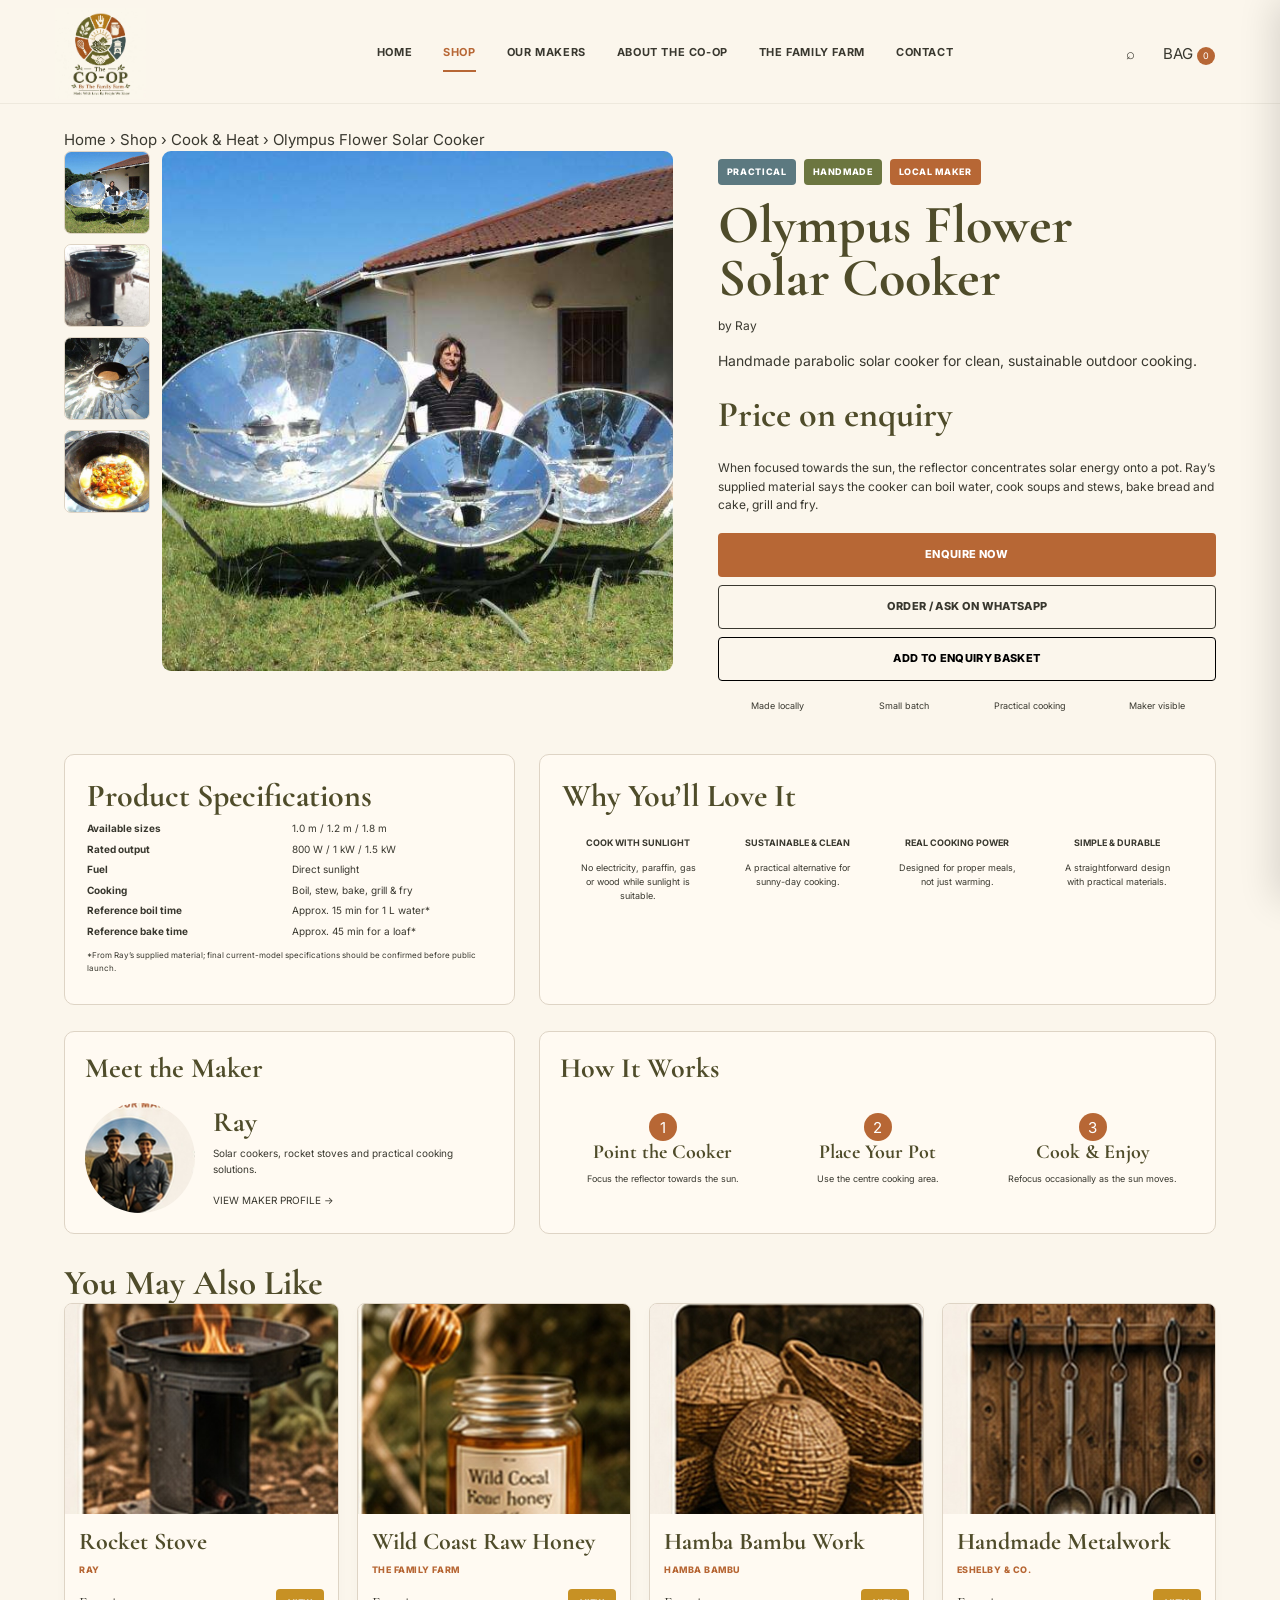
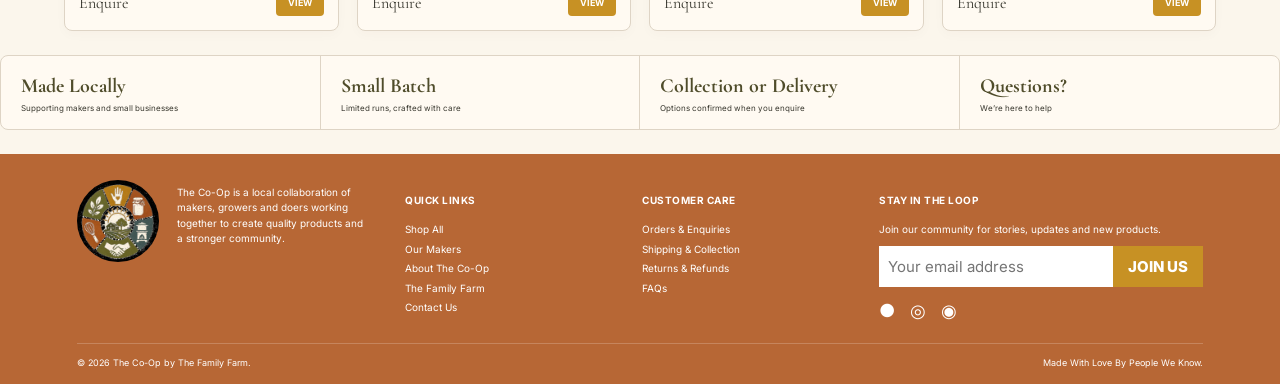
<file: product-solar.html>
<!doctype html><html lang="en"><head><meta charset="utf-8"><meta name="viewport" content="width=device-width,initial-scale=1"><title>Olympus Flower Solar Cooker | The Co-Op</title><link rel="icon" href="assets/favicon.ico"><link rel="preconnect" href="https://fonts.googleapis.com"><link rel="preconnect" href="https://fonts.gstatic.com" crossorigin><link href="https://fonts.googleapis.com/css2?family=Cormorant+Garamond:wght@500;600;700&family=Inter:wght@400;500;600;700&display=swap" rel="stylesheet"><link rel="stylesheet" href="styles.css"></head><body class="inner-site product-page"><header class="site-header">
  <a class="brand" href="index.html"><img src="assets/logo.jpg" alt="The Co-Op by The Family Farm"></a>
  <nav class="nav"><a class="" href="index.html">HOME</a><a class="active" href="shop.html">SHOP</a><a class="" href="makers.html">OUR MAKERS</a><a class="" href="about.html">ABOUT THE CO-OP</a><a class="" href="family-farm.html">THE FAMILY FARM</a><a class="" href="contact.html">CONTACT</a></nav>
  <div class="head-actions"><button class="icon-btn" aria-label="Search">⌕</button><button class="icon-btn" data-cart aria-label="Basket">BAG <span class="cart-count">0</span></button><button class="menu-btn" aria-label="Menu">☰</button></div>
</header><main>
<section class="product-lock-shell"><div class="breadcrumbs">Home › Shop › Cook &amp; Heat › Olympus Flower Solar Cooker</div><div class="product-lock-top"><div class="product-lock-gallery"><div class="product-thumbs"><img src="assets/solar.jpg"><img src="assets/rocket.jpg"><img src="assets/solar2.jpg"><img src="assets/cooking.jpg"></div><img class="product-main-photo" src="assets/solar.jpg"></div><div class="product-lock-info"><div class="tag-row"><span class="badge blue">PRACTICAL</span><span class="badge olive">HANDMADE</span><span class="badge orange">LOCAL MAKER</span></div><h1>Olympus Flower<br>Solar Cooker</h1><p class="maker-name">by Ray</p><p class="lead">Handmade parabolic solar cooker for clean, sustainable outdoor cooking.</p><div class="price">Price on enquiry</div><p>When focused towards the sun, the reflector concentrates solar energy onto a pot. Ray’s supplied material says the cooker can boil water, cook soups and stews, bake bread and cake, grill and fry.</p><div class="product-cta-stack"><a class="btn btn-primary" href="contact.html">ENQUIRE NOW</a><a class="btn btn-outline" href="contact.html">ORDER / ASK ON WHATSAPP</a><button class="btn btn-outline add-cart" data-name="Olympus Flower Solar Cooker" data-image="assets/solar.jpg">ADD TO ENQUIRY BASKET</button></div><div class="product-trust-row"><span>Made locally</span><span>Small batch</span><span>Practical cooking</span><span>Maker visible</span></div></div></div></section>
<section class="product-info-lock"><div class="product-spec-lock"><h2>Product Specifications</h2><dl><dt>Available sizes</dt><dd>1.0 m / 1.2 m / 1.8 m</dd><dt>Rated output</dt><dd>800 W / 1 kW / 1.5 kW</dd><dt>Fuel</dt><dd>Direct sunlight</dd><dt>Cooking</dt><dd>Boil, stew, bake, grill &amp; fry</dd><dt>Reference boil time</dt><dd>Approx. 15 min for 1 L water*</dd><dt>Reference bake time</dt><dd>Approx. 45 min for a loaf*</dd></dl><p>*From Ray’s supplied material; final current-model specifications should be confirmed before public launch.</p></div><div class="product-why-lock"><h2>Why You’ll Love It</h2><div class="product-why-grid"><div><b>COOK WITH SUNLIGHT</b><p>No electricity, paraffin, gas or wood while sunlight is suitable.</p></div><div><b>SUSTAINABLE &amp; CLEAN</b><p>A practical alternative for sunny-day cooking.</p></div><div><b>REAL COOKING POWER</b><p>Designed for proper meals, not just warming.</p></div><div><b>SIMPLE &amp; DURABLE</b><p>A straightforward design with practical materials.</p></div></div></div></section>
<section class="product-maker-how"><div class="maker-mini-lock"><h2>Meet the Maker</h2><img src="assets/maker-ray-approved.jpg"><div><h3>Ray</h3><p>Solar cookers, rocket stoves and practical cooking solutions.</p><a href="maker-ray.html">VIEW MAKER PROFILE →</a></div></div><div class="how-mini-lock"><h2>How It Works</h2><div><span>1</span><h3>Point the Cooker</h3><p>Focus the reflector towards the sun.</p></div><div><span>2</span><h3>Place Your Pot</h3><p>Use the centre cooking area.</p></div><div><span>3</span><h3>Cook &amp; Enjoy</h3><p>Refocus occasionally as the sun moves.</p></div></div></section>
<section class="related-lock"><h2>You May Also Like</h2><div class="locked-product-grid four"><article class="locked-product-card"><div class="product-photo"><img src="assets/cat-rocket.jpg"></div><div class="product-copy"><h3>Rocket Stove</h3><p class="maker-line">Ray</p><div class="product-meta"><span>Enquire</span><a href="contact.html">VIEW</a></div></div></article><article class="locked-product-card"><div class="product-photo"><img src="assets/cat-honey.jpg"></div><div class="product-copy"><h3>Wild Coast Raw Honey</h3><p class="maker-line">The Family Farm</p><div class="product-meta"><span>Enquire</span><a href="contact.html">VIEW</a></div></div></article><article class="locked-product-card"><div class="product-photo"><img src="assets/cat-bamboo.jpg"></div><div class="product-copy"><h3>Hamba Bambu Work</h3><p class="maker-line">Hamba Bambu</p><div class="product-meta"><span>Enquire</span><a href="contact.html">VIEW</a></div></div></article><article class="locked-product-card"><div class="product-photo"><img src="assets/cat-metal.jpg"></div><div class="product-copy"><h3>Handmade Metalwork</h3><p class="maker-line">Eshelby &amp; Co.</p><div class="product-meta"><span>Enquire</span><a href="contact.html">VIEW</a></div></div></article></div></section>
<section class="product-service-strip"><div><b>Made Locally</b><small>Supporting makers and small businesses</small></div><div><b>Small Batch</b><small>Limited runs, crafted with care</small></div><div><b>Collection or Delivery</b><small>Options confirmed when you enquire</small></div><div><b>Questions?</b><small>We’re here to help</small></div></section>
</main><footer class="footer footer-v3"><div class="footer-grid"><div class="footer-brand"><img src="assets/emblem.jpg" class="footer-emblem" alt="The Co-Op"><p>The Co-Op is a local collaboration of makers, growers and doers working together to create quality products and a stronger community.</p></div><div><h4>QUICK LINKS</h4><a href="shop.html">Shop All</a><a href="makers.html">Our Makers</a><a href="about.html">About The Co-Op</a><a href="family-farm.html">The Family Farm</a><a href="contact.html">Contact Us</a></div><div><h4>CUSTOMER CARE</h4><a href="contact.html">Orders &amp; Enquiries</a><a href="contact.html">Shipping &amp; Collection</a><a href="contact.html">Returns &amp; Refunds</a><a href="contact.html">FAQs</a></div><div><h4>STAY IN THE LOOP</h4><p>Join our community for stories, updates and new products.</p><form class="signup" onsubmit="event.preventDefault();this.innerHTML='<b>Thank you.</b>'"><input required type="email" placeholder="Your email address"><button>JOIN US</button></form><div class="socials">● &nbsp; ◎ &nbsp; ◉</div></div></div><div class="footer-base"><span>© 2026 The Co-Op by The Family Farm.</span><span>Made With Love By People We Know.</span></div></footer><div class="drawer" id="cartDrawer"><div class="drawer-head"><h3>Your basket</h3><button data-close>×</button></div><div id="cartItems"></div><div class="drawer-note">This prototype uses an enquiry basket.</div><a href="contact.html" class="btn btn-primary full">SEND AN ENQUIRY</a></div><div class="backdrop" id="backdrop"></div><script src="script.js"></script></body></html>
</file>
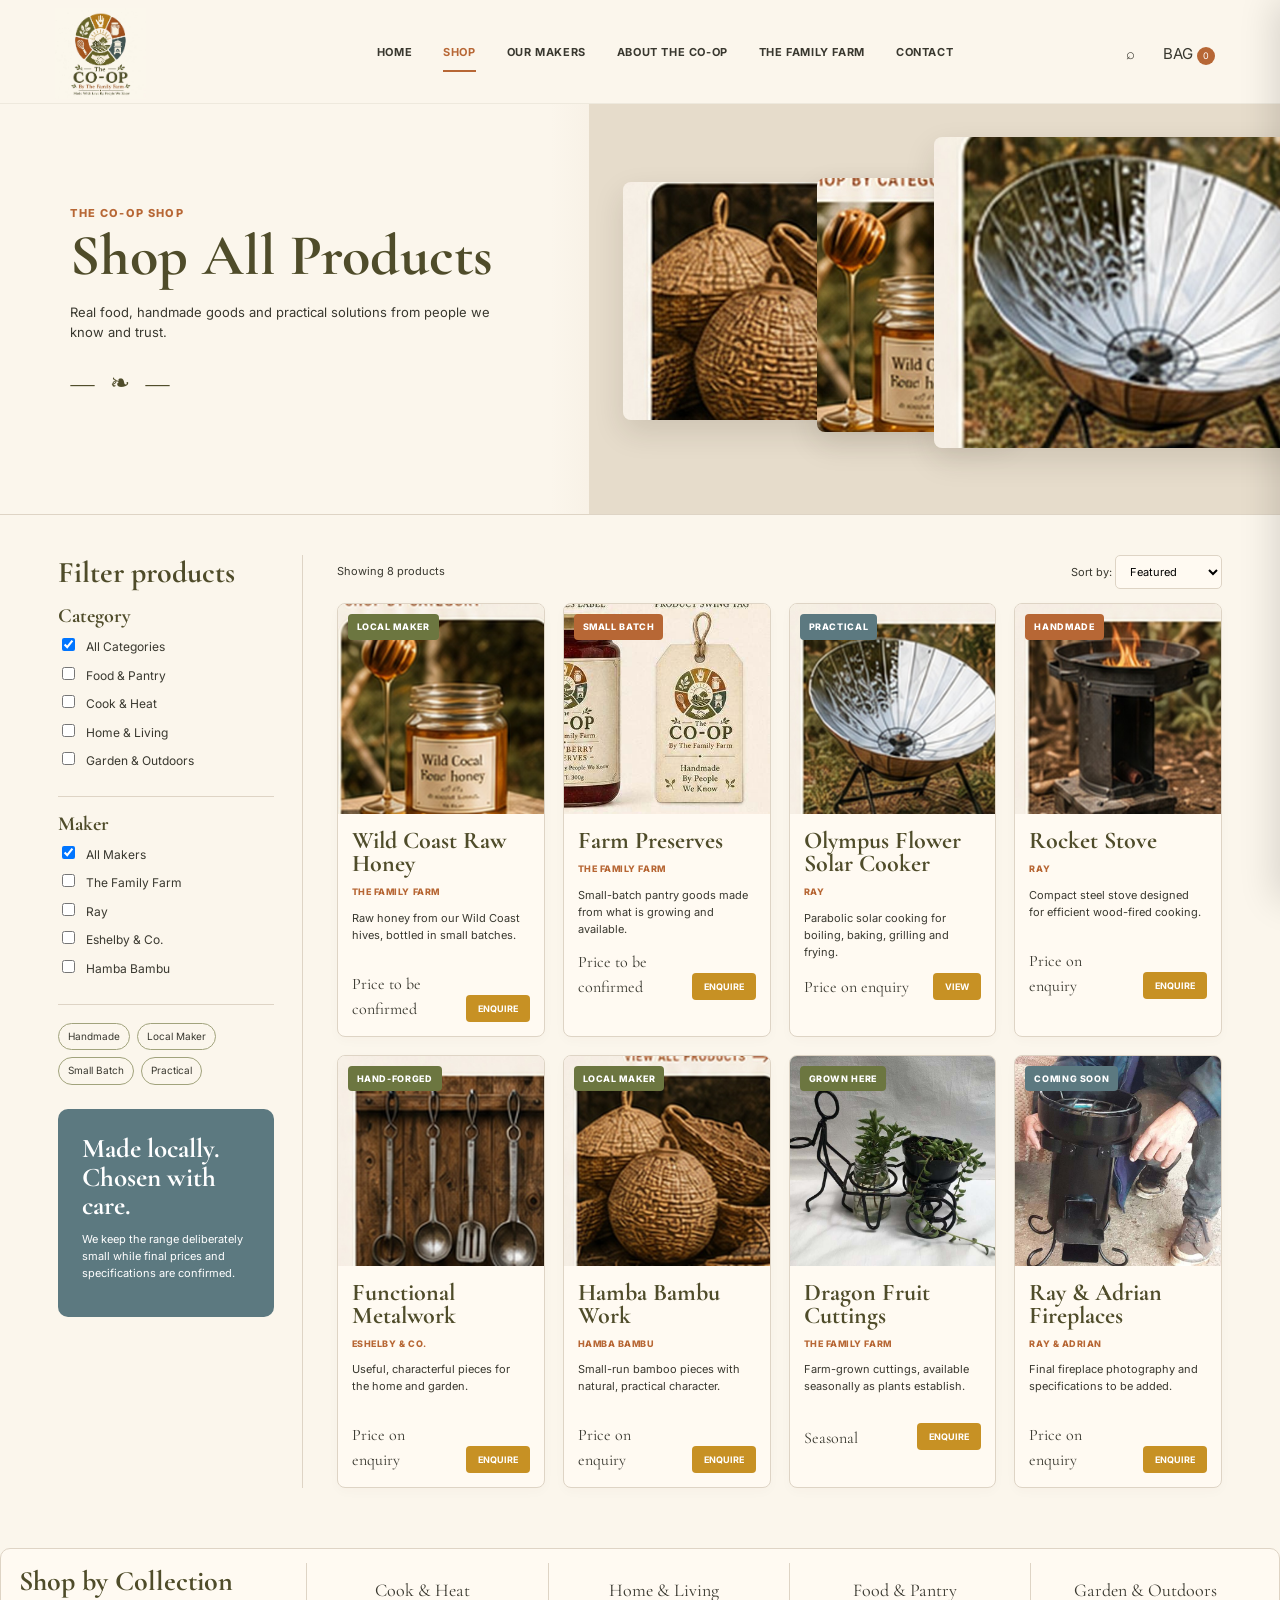
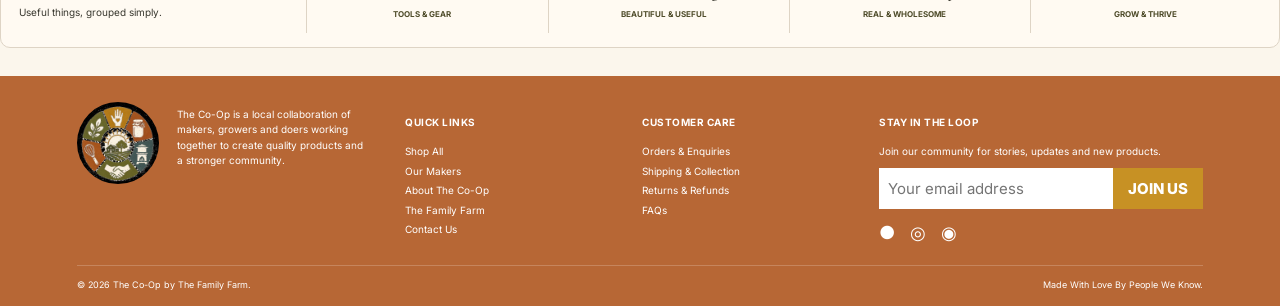
<file: shop.html>
<!doctype html><html lang="en"><head><meta charset="utf-8"><meta name="viewport" content="width=device-width,initial-scale=1"><title>Shop | The Co-Op</title><link rel="icon" href="assets/favicon.ico"><link rel="preconnect" href="https://fonts.googleapis.com"><link rel="preconnect" href="https://fonts.gstatic.com" crossorigin><link href="https://fonts.googleapis.com/css2?family=Cormorant+Garamond:wght@500;600;700&family=Inter:wght@400;500;600;700&display=swap" rel="stylesheet"><link rel="stylesheet" href="styles.css"></head><body class="inner-site shop-page"><header class="site-header">
  <a class="brand" href="index.html"><img src="assets/logo.jpg" alt="The Co-Op by The Family Farm"></a>
  <nav class="nav"><a class="" href="index.html">HOME</a><a class="active" href="shop.html">SHOP</a><a class="" href="makers.html">OUR MAKERS</a><a class="" href="about.html">ABOUT THE CO-OP</a><a class="" href="family-farm.html">THE FAMILY FARM</a><a class="" href="contact.html">CONTACT</a></nav>
  <div class="head-actions"><button class="icon-btn" aria-label="Search">⌕</button><button class="icon-btn" data-cart aria-label="Basket">BAG <span class="cart-count">0</span></button><button class="menu-btn" aria-label="Menu">☰</button></div>
</header><main>
<section class="locked-shop-hero">
  <div class="locked-hero-copy"><span class="eyebrow terracotta">THE CO-OP SHOP</span><h1>Shop All Products</h1><p>Real food, handmade goods and practical solutions from people we know and trust.</p><div class="botanical-divider">— ❧ —</div></div>
  <div class="shop-hero-scene"><img class="scene-bamboo" src="assets/cat-bamboo.jpg" alt="Handmade basket"><img class="scene-honey" src="assets/cat-honey.jpg" alt="Wild Coast Raw Honey"><img class="scene-solar" src="assets/cat-solar.jpg" alt="Olympus Flower Solar Cooker"></div>
</section>
<section class="locked-shop-shell">
  <aside class="locked-filter"><h2>Filter products</h2><div class="filter-block"><h3>Category</h3><label><input type="checkbox" checked> All Categories</label><label><input type="checkbox"> Food &amp; Pantry</label><label><input type="checkbox"> Cook &amp; Heat</label><label><input type="checkbox"> Home &amp; Living</label><label><input type="checkbox"> Garden &amp; Outdoors</label></div><div class="filter-block"><h3>Maker</h3><label><input type="checkbox" checked> All Makers</label><label><input type="checkbox"> The Family Farm</label><label><input type="checkbox"> Ray</label><label><input type="checkbox"> Eshelby &amp; Co.</label><label><input type="checkbox"> Hamba Bambu</label></div><div class="filter-tags"><span>Handmade</span><span>Local Maker</span><span>Small Batch</span><span>Practical</span></div><div class="filter-callout"><h3>Made locally.<br>Chosen with care.</h3><p>We keep the range deliberately small while final prices and specifications are confirmed.</p></div></aside>
  <div class="locked-shop-main"><div class="shop-toolbar"><span>Showing 8 products</span><label>Sort by: <select><option>Featured</option><option>Newest</option></select></label></div><div class="locked-product-grid">
  <article class="locked-product-card"><div class="product-photo"><img src="assets/cat-honey.jpg"><span class="badge olive">LOCAL MAKER</span></div><div class="product-copy"><h3>Wild Coast Raw Honey</h3><p class="maker-line">The Family Farm</p><p>Raw honey from our Wild Coast hives, bottled in small batches.</p><div class="product-meta"><span>Price to be confirmed</span><a href="contact.html">ENQUIRE</a></div></div></article>
  <article class="locked-product-card"><div class="product-photo"><img src="assets/preserves.jpg"><span class="badge orange">SMALL BATCH</span></div><div class="product-copy"><h3>Farm Preserves</h3><p class="maker-line">The Family Farm</p><p>Small-batch pantry goods made from what is growing and available.</p><div class="product-meta"><span>Price to be confirmed</span><a href="contact.html">ENQUIRE</a></div></div></article>
  <article class="locked-product-card"><a href="product-solar.html" class="product-photo"><img src="assets/cat-solar.jpg"><span class="badge blue">PRACTICAL</span></a><div class="product-copy"><h3>Olympus Flower Solar Cooker</h3><p class="maker-line">Ray</p><p>Parabolic solar cooking for boiling, baking, grilling and frying.</p><div class="product-meta"><span>Price on enquiry</span><a href="product-solar.html">VIEW</a></div></div></article>
  <article class="locked-product-card"><div class="product-photo"><img src="assets/cat-rocket.jpg"><span class="badge orange">HANDMADE</span></div><div class="product-copy"><h3>Rocket Stove</h3><p class="maker-line">Ray</p><p>Compact steel stove designed for efficient wood-fired cooking.</p><div class="product-meta"><span>Price on enquiry</span><a href="contact.html">ENQUIRE</a></div></div></article>
  <article class="locked-product-card"><div class="product-photo"><img src="assets/cat-metal.jpg"><span class="badge olive">HAND-FORGED</span></div><div class="product-copy"><h3>Functional Metalwork</h3><p class="maker-line">Eshelby &amp; Co.</p><p>Useful, characterful pieces for the home and garden.</p><div class="product-meta"><span>Price on enquiry</span><a href="contact.html">ENQUIRE</a></div></div></article>
  <article class="locked-product-card"><div class="product-photo"><img src="assets/cat-bamboo.jpg"><span class="badge olive">LOCAL MAKER</span></div><div class="product-copy"><h3>Hamba Bambu Work</h3><p class="maker-line">Hamba Bambu</p><p>Small-run bamboo pieces with natural, practical character.</p><div class="product-meta"><span>Price on enquiry</span><a href="contact.html">ENQUIRE</a></div></div></article>
  <article class="locked-product-card"><div class="product-photo"><img src="assets/plant.jpg"><span class="badge olive">GROWN HERE</span></div><div class="product-copy"><h3>Dragon Fruit Cuttings</h3><p class="maker-line">The Family Farm</p><p>Farm-grown cuttings, available seasonally as plants establish.</p><div class="product-meta"><span>Seasonal</span><a href="contact.html">ENQUIRE</a></div></div></article>
  <article class="locked-product-card"><div class="product-photo"><img src="assets/rocket2.jpg"><span class="badge blue">COMING SOON</span></div><div class="product-copy"><h3>Ray &amp; Adrian Fireplaces</h3><p class="maker-line">Ray &amp; Adrian</p><p>Final fireplace photography and specifications to be added.</p><div class="product-meta"><span>Price on enquiry</span><a href="contact.html">ENQUIRE</a></div></div></article>
  </div></div>
</section>
<section class="collection-strip"><div><h2>Shop by Collection</h2><p>Useful things, grouped simply.</p></div><a href="#">Cook &amp; Heat<small>TOOLS &amp; GEAR</small></a><a href="#">Home &amp; Living<small>BEAUTIFUL &amp; USEFUL</small></a><a href="#">Food &amp; Pantry<small>REAL &amp; WHOLESOME</small></a><a href="#">Garden &amp; Outdoors<small>GROW &amp; THRIVE</small></a></section>
</main><footer class="footer footer-v3"><div class="footer-grid"><div class="footer-brand"><img src="assets/emblem.jpg" class="footer-emblem" alt="The Co-Op"><p>The Co-Op is a local collaboration of makers, growers and doers working together to create quality products and a stronger community.</p></div><div><h4>QUICK LINKS</h4><a href="shop.html">Shop All</a><a href="makers.html">Our Makers</a><a href="about.html">About The Co-Op</a><a href="family-farm.html">The Family Farm</a><a href="contact.html">Contact Us</a></div><div><h4>CUSTOMER CARE</h4><a href="contact.html">Orders &amp; Enquiries</a><a href="contact.html">Shipping &amp; Collection</a><a href="contact.html">Returns &amp; Refunds</a><a href="contact.html">FAQs</a></div><div><h4>STAY IN THE LOOP</h4><p>Join our community for stories, updates and new products.</p><form class="signup" onsubmit="event.preventDefault();this.innerHTML='<b>Thank you.</b>'"><input required type="email" placeholder="Your email address"><button>JOIN US</button></form><div class="socials">● &nbsp; ◎ &nbsp; ◉</div></div></div><div class="footer-base"><span>© 2026 The Co-Op by The Family Farm.</span><span>Made With Love By People We Know.</span></div></footer><div class="drawer" id="cartDrawer"><div class="drawer-head"><h3>Your basket</h3><button data-close>×</button></div><div id="cartItems"></div><div class="drawer-note">This prototype uses an enquiry basket.</div><a href="contact.html" class="btn btn-primary full">SEND AN ENQUIRY</a></div><div class="backdrop" id="backdrop"></div><script src="script.js"></script></body></html>
</file>
<file: styles.css>
:root{--olive:#4F4C2A;--field:#6C7640;--mustard:#C79124;--terra:#B76735;--stove:#5C7980;--cream:#F5EFE4;--sage:#A1A37C;--char:#39382F;--paper:#FBF6EC;--line:#DED4C5}
*{box-sizing:border-box}html{scroll-behavior:smooth}body{margin:0;background:var(--paper);color:var(--char);font:15px/1.55 Inter,Arial,sans-serif}img{max-width:100%;display:block}a{text-decoration:none;color:inherit}button,input,textarea,select{font:inherit}h1,h2,h3{font-family:"Cormorant Garamond",Georgia,serif;color:var(--olive);line-height:.98;margin:.1em 0}.eyebrow{font-size:11px;font-weight:800;letter-spacing:.12em}.terracotta{color:var(--terra)}
.site-header{height:104px;display:grid;grid-template-columns:190px 1fr 140px;align-items:center;padding:8px 4.3vw;background:rgba(251,246,236,.98);border-bottom:1px solid rgba(79,76,42,.08);position:sticky;top:0;z-index:50}.brand img{height:91px;width:auto;object-fit:contain}.nav{display:flex;justify-content:center;gap:31px;font-size:11px;font-weight:700;letter-spacing:.055em}.nav a{padding:9px 0;border-bottom:2px solid transparent}.nav a.active,.nav a:hover{color:var(--terra);border-color:var(--terra)}.head-actions{display:flex;justify-content:flex-end;gap:8px}.icon-btn,.menu-btn{border:0;background:none;padding:10px;color:var(--char);cursor:pointer}.menu-btn{display:none}.cart-count{display:inline-grid;place-items:center;background:var(--terra);color:white;min-width:18px;height:18px;border-radius:50%;font-size:9px}
.hero-v3{min-height:535px;display:grid;grid-template-columns:43% 57%;background:linear-gradient(90deg,#fbf6ec 0%,#fbf6ec 37%,#f6efe4 43%,transparent 46%);overflow:hidden}.hero-text-v3{padding:58px 3vw 50px 5.2vw;display:flex;flex-direction:column;justify-content:center;z-index:2}.hero-text-v3 h1{font-size:62px;line-height:.91}.hero-text-v3 h2{font-size:23px;margin:4px 0 16px}.hero-text-v3 p{max-width:430px;font-size:14px}.hero-photo-v3{position:relative;min-height:535px}.hero-photo-v3:before{content:"";position:absolute;left:-1px;top:0;bottom:0;width:165px;z-index:2;background:linear-gradient(90deg,var(--paper),rgba(251,246,236,.78),transparent)}.hero-photo-v3 img{width:100%;height:100%;object-fit:cover;object-position:center}.heart-rule{width:270px;border-top:2px solid var(--terra);position:relative;margin:10px 0 19px}.heart-rule span{position:absolute;left:50%;top:-13px;transform:translateX(-50%);background:var(--paper);padding:0 9px;color:var(--terra)}.actions{display:flex;gap:18px;margin-top:20px}.btn{display:inline-flex;align-items:center;justify-content:center;min-height:44px;padding:0 24px;border-radius:4px;font-size:11px;font-weight:800;letter-spacing:.03em}.btn-primary{background:var(--terra);color:#fff}.btn-blue{background:var(--stove);color:#fff}.btn-outline{border:1px solid currentColor;background:transparent}.light{color:white}.full{width:100%}
.values-v3{display:grid;grid-template-columns:repeat(5,1fr);padding:18px 4.5vw 22px;background:#fffaf2;border-top:1px solid var(--line);border-bottom:1px solid var(--line)}.values-v3>div{text-align:center;padding:0 24px;border-right:1px solid var(--line)}.values-v3>div:last-child{border-right:0}.value-icon{width:48px;height:48px;border-radius:50%;display:grid;place-items:center;margin:0 auto 9px;color:#fff;font-size:28px}.olive-bg{background:var(--field)}.terra-bg{background:var(--terra)}.mustard-bg{background:var(--mustard)}.stove-bg{background:var(--stove)}.sage-bg{background:var(--sage)}.values-v3 b,.values-v3 small{display:block}.values-v3 b{font-size:10px;letter-spacing:.04em}.values-v3 small{font-size:10px;margin-top:6px;color:#514e45}
.section-v3,.makers-v3{padding:34px 5vw 36px}.section-label-row{display:flex;align-items:center;justify-content:space-between;color:var(--terra);font-size:10px;font-weight:800;letter-spacing:.08em;margin-bottom:10px}.category-grid-v3{display:grid;grid-template-columns:repeat(5,1fr);gap:18px}.category-card-v3{background:#fffaf2;border:1px solid var(--line);border-radius:9px;overflow:hidden;text-align:center;padding-bottom:15px;box-shadow:0 5px 16px rgba(62,52,37,.03)}.category-card-v3 img{width:100%;height:210px;object-fit:cover}.category-card-v3 h3{font-size:27px;margin-top:12px}.category-card-v3 p{font-family:"Cormorant Garamond",serif;font-size:17px;line-height:1.1;margin:6px 0 15px}.card-cta{display:inline-block;background:var(--terra);color:#fff;font-size:10px;font-weight:800;padding:9px 22px;border-radius:4px}.maker-grid-v3{display:grid;grid-template-columns:repeat(4,1fr);gap:18px}.maker-grid-v3>a{display:grid;grid-template-columns:105px 1fr;gap:17px;align-items:center;padding:10px 10px 14px;border-right:1px solid var(--line)}.maker-grid-v3>a:last-child{border-right:0}.maker-grid-v3 img{width:105px;height:105px;border-radius:50%;object-fit:cover}.maker-grid-v3 h3{font-size:24px}.maker-grid-v3 p{margin:3px 0;font-size:12px}.maker-grid-v3 small{display:block;font-size:11px;line-height:1.35;margin:4px 0}.maker-grid-v3 b{display:block;color:var(--terra);font-size:9px;letter-spacing:.05em;margin-top:8px}
.community-v3{margin:0 2.8vw 20px;background:var(--stove);color:white;border-radius:9px;min-height:112px;display:grid;grid-template-columns:70px 1.2fr 1fr 150px 70px;align-items:center;gap:18px;padding:18px 32px;overflow:hidden}.community-v3 h2{font-size:36px;color:white}.community-v3 p{font-size:12px;max-width:380px}.leaf-art{font-size:70px;opacity:.28;color:#f3dfab;transform:rotate(-25deg)}.leaf-art.right{transform:rotate(155deg)}
.about-v3{display:grid;grid-template-columns:1.1fr 1fr;gap:45px;padding:35px 7vw 42px;border-top:1px solid var(--line);border-bottom:1px solid var(--line)}.about-copy h2,.enquiry-v3 h2{font-size:44px}.about-copy p{font-size:12px;max-width:560px}.steps-v3{display:grid;grid-template-columns:repeat(4,1fr);gap:10px;align-items:stretch}.steps-v3>div{background:#fffaf2;border:1px solid var(--line);border-radius:7px;padding:16px;text-align:center}.steps-v3 span{width:28px;height:28px;border-radius:50%;display:grid;place-items:center;margin:0 auto 8px;background:var(--terra);color:#fff;font-weight:800}.steps-v3 h3{font-size:22px;line-height:.9}.steps-v3 p{font-size:10px;line-height:1.35}.enquiry-v3{padding:30px 7vw 18px;display:grid;grid-template-columns:.85fr 1.15fr;gap:42px;align-items:center}.enquiry-v3 p{font-size:12px;max-width:470px}.enquiry-v3 img{width:100%;height:190px;object-fit:cover;border-radius:8px}.footer{background:var(--terra);color:#fff;padding:26px 6vw 14px}.footer-grid{display:grid;grid-template-columns:1.45fr 1fr 1fr 1.4fr;gap:34px}.footer-brand{display:grid;grid-template-columns:82px 1fr;gap:18px}.footer-emblem{width:82px;height:82px;border-radius:50%;object-fit:cover}.footer h4{font-size:10px;letter-spacing:.05em}.footer a{display:block;font-size:10px;margin:4px 0}.footer p{font-size:10px;margin:5px 0}.signup{display:flex;margin-top:8px}.signup input{flex:1;min-width:0;border:0;padding:9px}.signup button{border:0;background:var(--mustard);color:#fff;font-weight:800;padding:0 15px}.socials{margin-top:10px;font-size:18px}.footer-base{display:flex;justify-content:space-between;border-top:1px solid rgba(255,255,255,.2);padding-top:12px;margin-top:18px;font-size:9px}.drawer{position:fixed;top:0;right:-430px;width:min(420px,92vw);height:100vh;background:var(--paper);z-index:60;padding:25px;transition:.3s;box-shadow:-15px 0 35px rgba(0,0,0,.14)}.drawer.open{right:0}.drawer-head{display:flex;justify-content:space-between;align-items:center;border-bottom:1px solid var(--line)}.drawer-head button{background:none;border:0;font-size:30px}.drawer-note{margin:20px 0;padding:14px;background:var(--cream);font-size:12px}.backdrop{position:fixed;inset:0;background:rgba(0,0,0,.25);display:none;z-index:50}.backdrop.show{display:block}
/* Inner-page compatibility */.page-hero.compact,.maker-hero,.about-hero{background:var(--cream)}.section{padding:60px 5.5vw}.product-grid{display:grid;grid-template-columns:repeat(4,1fr);gap:20px}.product-card{background:#fff;border:1px solid var(--line);border-radius:8px;overflow:hidden}.product-img img{width:100%;height:220px;object-fit:cover}.product-body{padding:18px}.shop-layout{display:grid;grid-template-columns:240px 1fr;gap:35px;padding:45px 4vw 70px}.filters{border-right:1px solid var(--line);padding-right:28px}.product-detail{padding:50px 6vw;display:grid;grid-template-columns:1.15fr .85fr;gap:55px}.main-product{width:100%;height:590px;object-fit:cover;border-radius:10px}.maker-cards{display:grid;grid-template-columns:repeat(2,1fr);gap:28px}.contact-wrap{display:grid;grid-template-columns:1fr 1fr;gap:60px;padding:75px 8vw}
@media(max-width:1000px){.site-header{grid-template-columns:150px 1fr 100px}.nav{gap:15px;font-size:9px}.hero-v3{grid-template-columns:48% 52%}.hero-text-v3 h1{font-size:50px}.category-grid-v3{grid-template-columns:repeat(3,1fr)}.maker-grid-v3{grid-template-columns:repeat(2,1fr)}.community-v3{grid-template-columns:50px 1fr 1fr 130px}.community-v3 .right{display:none}.about-v3{grid-template-columns:1fr}.footer-grid{grid-template-columns:repeat(2,1fr)}}
@media(max-width:760px){.site-header{height:82px;grid-template-columns:1fr auto}.brand img{height:70px}.nav{position:fixed;display:none;top:82px;left:0;right:0;flex-direction:column;background:var(--paper);padding:24px;z-index:49}.nav.open{display:flex}.menu-btn{display:block}.hero-v3{grid-template-columns:1fr}.hero-text-v3{padding:40px 6vw}.hero-text-v3 h1{font-size:48px}.hero-photo-v3{min-height:330px;order:-1}.hero-photo-v3:before{display:none}.values-v3{grid-template-columns:1fr 1fr}.values-v3>div{border-bottom:1px solid var(--line)}.category-grid-v3{grid-template-columns:1fr 1fr}.maker-grid-v3{grid-template-columns:1fr}.maker-grid-v3>a{border-right:0;border-bottom:1px solid var(--line)}.community-v3{grid-template-columns:1fr;padding:28px}.community-v3 .leaf-art{display:none}.about-v3,.enquiry-v3,.product-detail,.contact-wrap{grid-template-columns:1fr}.steps-v3{grid-template-columns:1fr 1fr}.footer-grid{grid-template-columns:1fr}.footer-base{display:block}.footer-base span{display:block;margin-top:5px}.shop-layout{grid-template-columns:1fr}.product-grid{grid-template-columns:1fr 1fr}}
@media(max-width:480px){.values-v3,.category-grid-v3,.steps-v3,.product-grid{grid-template-columns:1fr}.hero-text-v3 h1{font-size:42px}.section-v3,.makers-v3{padding-left:5vw;padding-right:5vw}.about-copy h2,.enquiry-v3 h2{font-size:38px}}

/* =========================================================
   APPROVED INNER-PAGE SYSTEM
   Matches the approved homepage visual language.
   Homepage selectors above remain untouched.
   ========================================================= */
.page-hero.compact{min-height:315px;display:grid;grid-template-columns:48% 52%;align-items:stretch;background:var(--cream);border-bottom:1px solid var(--line);overflow:hidden}.page-hero.compact>div{padding:58px 6vw;display:flex;flex-direction:column;justify-content:center}.page-hero.compact h1{font-size:56px;max-width:620px}.page-hero.compact p{max-width:560px;font-size:14px}.page-hero.compact>img{width:100%;height:315px;object-fit:cover}.page-hero.compact>div:first-child{position:relative;z-index:2}.page-hero.compact>div:first-child:after{content:"";position:absolute;right:-100px;top:0;bottom:0;width:160px;background:linear-gradient(90deg,var(--cream),transparent);pointer-events:none}

.shop-layout{max-width:1480px;margin:0 auto}.filters{font-size:12px}.filters h3{font-family:"Cormorant Garamond",Georgia,serif;font-size:24px;color:var(--olive);margin:0 0 15px}.filters label{display:block;padding:8px 0;border-bottom:1px solid rgba(222,212,197,.7);cursor:pointer}.filters input{accent-color:var(--terra);margin-right:8px}.filter-note{margin-top:24px;background:var(--stove);color:white;border-radius:9px;padding:20px;font-family:"Cormorant Garamond",Georgia,serif;font-size:21px;line-height:1.1}.shop-tools{display:flex;justify-content:space-between;gap:18px;align-items:center;margin-bottom:18px;font-size:12px}.shop-tools select{background:#fffaf2;border:1px solid var(--line);border-radius:5px;padding:10px 34px 10px 12px;color:var(--char)}
.product-grid{grid-template-columns:repeat(3,1fr)}.product-card{background:#fffaf2;box-shadow:0 6px 18px rgba(62,52,37,.035);transition:.2s transform,.2s box-shadow}.product-card:hover{transform:translateY(-2px);box-shadow:0 10px 24px rgba(62,52,37,.08)}.product-img{position:relative;display:block}.product-img .badge{position:absolute;left:10px;top:10px}.badge{display:inline-block;background:var(--field);color:white;font-size:9px;font-weight:800;letter-spacing:.07em;padding:6px 9px;border-radius:4px}.badge.blue{background:var(--stove)}.badge.orange{background:var(--terra)}.badge.olive{background:var(--field)}.product-body h3{font-size:25px;line-height:1}.product-body p{font-size:12px}.product-body .maker{color:var(--terra);font-weight:700;font-size:10px;letter-spacing:.045em;text-transform:uppercase}.product-foot{display:flex;align-items:center;justify-content:space-between;gap:10px;margin-top:16px}.product-foot strong{font-family:"Cormorant Garamond",Georgia,serif;font-size:20px;color:var(--olive)}.mini-btn{border:0;background:var(--mustard);color:#fff;font-size:9px;font-weight:800;padding:9px 15px;border-radius:4px;cursor:pointer}

.maker-cards{max-width:1250px;margin:0 auto}.maker-card{display:grid;grid-template-columns:42% 58%;min-height:310px;background:#fffaf2;border:1px solid var(--line);border-radius:10px;overflow:hidden;box-shadow:0 6px 18px rgba(62,52,37,.035)}.maker-card>img{width:100%;height:100%;min-height:310px;object-fit:cover}.maker-card>div{padding:34px;display:flex;flex-direction:column;justify-content:center}.maker-card h2{font-size:38px}.maker-card p{font-size:13px}.maker-card b{color:var(--terra);font-size:10px;letter-spacing:.055em;margin-top:12px}

.about-hero{min-height:370px;display:grid;grid-template-columns:1fr 1.1fr;align-items:center;overflow:hidden;border-bottom:1px solid var(--line)}.about-hero>div{padding:60px 7vw}.about-hero h1{font-size:62px}.about-hero .lead{font-family:"Cormorant Garamond",Georgia,serif;font-size:22px;line-height:1.2}.about-hero>img{width:100%;height:370px;object-fit:cover}.section.split{display:grid;grid-template-columns:1fr 1fr;gap:55px;align-items:center;max-width:1400px;margin:0 auto}.section.split h2{font-size:46px}.section.split p{font-size:13px}.image-pair{display:grid;grid-template-columns:1fr 1fr;gap:14px}.image-pair img{height:270px;width:100%;object-fit:cover;border-radius:9px}.what-card{background:#fffaf2;border:1px solid var(--line);border-radius:10px;padding:32px}.what-card h3{font-size:30px}.what-card ul{padding-left:18px}.what-card li{margin:9px 0;font-size:13px}.process{display:grid;grid-template-columns:repeat(4,1fr);gap:14px;margin-top:28px}.process>div{background:#fffaf2;border:1px solid var(--line);border-radius:9px;padding:24px;text-align:center}.process span{width:34px;height:34px;border-radius:50%;background:var(--terra);color:white;display:grid;place-items:center;margin:0 auto 10px;font-weight:800}.process h3{font-size:25px}.process p{font-size:11px}

.maker-hero{display:grid;grid-template-columns:47% 53%;min-height:430px;border-bottom:1px solid var(--line);overflow:hidden}.maker-hero>div{padding:62px 6vw;display:flex;flex-direction:column;justify-content:center}.maker-hero>img{width:100%;height:430px;object-fit:cover}.maker-hero h1{font-size:58px}.maker-hero .lead{font-family:"Cormorant Garamond",Georgia,serif;font-size:22px}.section-head{display:flex;justify-content:space-between;align-items:end;margin-bottom:20px}.section-head h2{font-size:42px}

.product-detail{max-width:1440px;margin:0 auto}.gallery{display:grid;grid-template-columns:95px 1fr;gap:16px}.thumbs{display:flex;flex-direction:column;gap:12px}.thumbs img{width:95px;height:90px;object-fit:cover;border-radius:7px;border:1px solid var(--line);cursor:pointer}.main-product{height:590px}.product-info{padding-top:14px}.tag-row{display:flex;gap:8px;flex-wrap:wrap;margin-bottom:14px}.product-info h1{font-size:58px}.product-info .maker{font-family:"Cormorant Garamond",Georgia,serif;color:var(--terra);font-size:24px;margin:4px 0 10px}.price{font-family:"Cormorant Garamond",Georgia,serif;color:var(--olive);font-size:36px;font-weight:700;margin:16px 0}.lead{font-size:16px;line-height:1.55}.actions.stacked{display:grid;gap:10px;max-width:420px;margin-top:22px}.trust-row{display:grid;grid-template-columns:repeat(4,1fr);gap:8px;margin-top:22px}.trust-row>div{background:#fffaf2;border:1px solid var(--line);border-radius:7px;padding:10px;text-align:center;font-size:10px}.spec-grid{max-width:1320px;margin:0 auto;display:grid;grid-template-columns:.8fr 1.2fr;gap:26px}.spec-card,.maker-callout{background:#fffaf2;border:1px solid var(--line);border-radius:10px;padding:28px}.spec-card h2,.maker-callout h2{font-size:34px}.spec-card dl{display:grid;grid-template-columns:1fr 1fr;gap:8px 18px;font-size:12px}.spec-card dt{font-weight:700}.spec-card dd{margin:0}.feature-four{display:grid;grid-template-columns:repeat(4,1fr);gap:12px}.feature-four>div{text-align:center;padding:18px 10px}.feature-four strong{display:block;color:var(--olive);font-size:11px;margin:8px 0}.feature-four p{font-size:10px}.maker-callout{display:grid;grid-template-columns:120px 1fr;gap:22px;align-items:center}.maker-callout img{width:120px;height:120px;border-radius:50%;object-fit:cover}

.contact-wrap{max-width:1300px;margin:0 auto}.contact-wrap h1{font-size:56px}.contact-cards{display:grid;gap:12px;margin-top:28px}.contact-cards>div{background:#fffaf2;border:1px solid var(--line);border-radius:8px;padding:18px}.contact-cards h3{font-size:24px}.contact-form{background:#fffaf2;border:1px solid var(--line);border-radius:10px;padding:30px}.contact-form label{display:block;font-size:10px;font-weight:700;letter-spacing:.04em;margin:12px 0 5px}.contact-form input,.contact-form textarea,.contact-form select{width:100%;border:1px solid var(--line);border-radius:5px;background:white;padding:11px}.contact-form textarea{min-height:145px;resize:vertical}.footer-logo{width:130px;height:auto;margin-bottom:10px}

@media(max-width:1000px){.product-grid{grid-template-columns:repeat(2,1fr)}.maker-cards{grid-template-columns:1fr}.process{grid-template-columns:repeat(2,1fr)}.feature-four{grid-template-columns:repeat(2,1fr)}.page-hero.compact,.about-hero,.maker-hero{grid-template-columns:1fr}.page-hero.compact>img,.about-hero>img,.maker-hero>img{height:330px}.page-hero.compact>div:first-child:after{display:none}.section.split,.spec-grid{grid-template-columns:1fr}.shop-layout{grid-template-columns:190px 1fr}.product-detail{grid-template-columns:1fr}.gallery{max-width:850px}.trust-row{grid-template-columns:repeat(2,1fr)}}
@media(max-width:760px){.shop-layout{grid-template-columns:1fr;padding:28px 5vw}.filters{border-right:0;border-bottom:1px solid var(--line);padding:0 0 20px}.product-grid{grid-template-columns:1fr}.page-hero.compact h1,.about-hero h1,.maker-hero h1,.contact-wrap h1,.product-info h1{font-size:44px}.maker-card{grid-template-columns:1fr}.maker-card>img{height:240px;min-height:0}.process,.feature-four,.trust-row{grid-template-columns:1fr 1fr}.gallery{grid-template-columns:1fr}.thumbs{order:2;flex-direction:row;overflow:auto}.thumbs img{flex:0 0 82px;height:72px}.main-product{height:420px}.maker-callout{grid-template-columns:1fr;text-align:center}.maker-callout img{margin:auto}}


/* ==========================================================
   LOCKED INNER-PAGE DESIGN SYSTEM — approved visual direction
   Homepage classes remain untouched.
   ========================================================== */
.inner-site main{background:var(--paper)}
.inner-site h1,.inner-site h2,.inner-site h3{font-family:"Cormorant Garamond",Georgia,serif}
.locked-split-hero,.locked-shop-hero{display:grid;grid-template-columns:46% 54%;min-height:410px;background:linear-gradient(90deg,#fbf6ec 0 43%,#f7f0e5 47%,#f7f0e5 100%);border-bottom:1px solid var(--line);overflow:hidden}
.locked-hero-copy{padding:64px 5.5vw;display:flex;flex-direction:column;justify-content:center}.locked-hero-copy h1{font-size:58px;line-height:.95}.locked-hero-copy h2{font-size:22px;line-height:1.15;margin:10px 0}.locked-hero-copy p{font-size:13px;max-width:520px}.locked-split-hero>img{width:100%;height:100%;min-height:410px;object-fit:cover}.botanical-divider{color:var(--olive);font-family:Georgia,serif;font-size:24px;letter-spacing:.2em;margin:10px 0}
.shop-hero-scene{position:relative;min-height:410px;overflow:hidden;background:#e6dccb}.shop-hero-scene img{position:absolute;object-fit:cover;border-radius:8px;box-shadow:0 12px 30px rgba(49,40,27,.13)}.scene-bamboo{width:44%;height:58%;left:5%;top:19%}.scene-honey{width:28%;height:62%;left:33%;top:18%}.scene-solar{width:58%;height:76%;right:-8%;top:8%}
.locked-shop-shell{max-width:1440px;margin:auto;display:grid;grid-template-columns:245px 1fr;gap:34px;padding:40px 4.5vw 60px}.locked-filter{padding-right:28px;border-right:1px solid var(--line)}.locked-filter h2{font-size:30px;margin-bottom:20px}.filter-block{border-bottom:1px solid var(--line);padding-bottom:18px;margin-bottom:18px}.filter-block h3{font-size:20px;margin-bottom:8px}.filter-block label{display:block;margin:7px 0;font-size:12px}.filter-block input{margin-right:8px}.filter-tags{display:flex;flex-wrap:wrap;gap:7px;margin:15px 0 24px}.filter-tags span{border:1px solid var(--sage);border-radius:16px;padding:5px 9px;font-size:10px}.filter-callout{background:var(--stove);color:white;border-radius:10px;padding:24px}.filter-callout h3{font-size:27px;color:white;line-height:1.05}.filter-callout p{font-size:11px}.shop-toolbar{display:flex;justify-content:space-between;align-items:center;margin-bottom:14px;font-size:11px}.shop-toolbar select{padding:8px 28px 8px 10px;border:1px solid var(--line);background:#fffaf2;border-radius:5px}.locked-product-grid{display:grid;grid-template-columns:repeat(4,1fr);gap:18px}.locked-product-grid.four{grid-template-columns:repeat(4,1fr)}.locked-product-card{background:#fffaf2;border:1px solid var(--line);border-radius:8px;overflow:hidden;box-shadow:0 4px 12px rgba(70,55,35,.025)}.product-photo{height:210px;position:relative;display:block;overflow:hidden}.product-photo img{width:100%;height:100%;object-fit:cover}.product-photo .badge{position:absolute;left:10px;top:10px}.product-copy{padding:14px}.product-copy h3{font-size:24px;line-height:.95;margin-bottom:5px}.maker-line{color:var(--terra);font-size:9px;font-weight:800;text-transform:uppercase;letter-spacing:.06em}.product-copy>p:not(.maker-line){font-size:11px;min-height:50px}.product-meta{display:flex;justify-content:space-between;align-items:end;gap:10px;margin-top:12px;font-family:"Cormorant Garamond",serif}.product-meta span{font-size:16px}.product-meta a{background:var(--mustard);color:#fff;padding:8px 12px;border-radius:4px;font:700 9px Inter,Arial,sans-serif}.collection-strip{max-width:1400px;margin:0 auto 28px;padding:14px 18px;border:1px solid var(--line);border-radius:10px;background:#fffaf2;display:grid;grid-template-columns:1.2fr repeat(4,1fr);gap:10px;align-items:center}.collection-strip h2{font-size:28px}.collection-strip p{font-size:10px}.collection-strip>a{border-left:1px solid var(--line);padding:14px;text-align:center;font-family:"Cormorant Garamond",serif;font-size:18px}.collection-strip small{display:block;font:700 8px Inter,Arial,sans-serif;margin-top:4px;color:var(--olive)}
.makers-index-hero .maker-hero-mosaic{display:grid;grid-template-columns:1fr 1fr;grid-template-rows:1fr 1fr;padding:18px;gap:10px;background:#f0e6d7}.maker-hero-mosaic img{width:100%;height:100%;object-fit:cover;border-radius:50%}.makers-index-section{max-width:1200px;margin:auto;padding:42px 5vw 55px}.section-kicker,.makers-index-section>.section-kicker{color:var(--terra);font-size:10px;font-weight:800;letter-spacing:.08em}.makers-index-section>h2{font-size:42px;margin:4px 0 20px}.locked-maker-grid{display:grid;grid-template-columns:1fr 1fr;gap:20px}.locked-maker-card{display:grid;grid-template-columns:42% 58%;min-height:270px;background:#fffaf2;border:1px solid var(--line);border-radius:9px;overflow:hidden}.locked-maker-card img{width:100%;height:100%;object-fit:cover}.locked-maker-card>div{padding:28px;display:flex;flex-direction:column;justify-content:center}.locked-maker-card span,.locked-maker-card b{font-size:9px;font-weight:800;letter-spacing:.06em;color:var(--terra)}.locked-maker-card h3{font-size:34px;margin:6px 0}.locked-maker-card p{font-size:12px}.locked-maker-card b{margin-top:10px}.blue-story-band,.blue-cta-lock{margin:0 3vw 28px;background:var(--stove);color:white;border-radius:9px;padding:24px 34px;display:grid;grid-template-columns:1fr 1.2fr 150px;gap:35px;align-items:center}.blue-story-band h2,.blue-cta-lock h2{color:white;font-size:36px}.blue-story-band p,.blue-cta-lock p{font-size:11px}.blue-cta-lock{grid-template-columns:1fr auto}.blue-cta-lock .actions{margin:0}
.about-story-lock{max-width:1400px;margin:auto;display:grid;grid-template-columns:.8fr 1fr .85fr;gap:28px;padding:44px 5vw}.story-copy h2{font-size:44px}.story-copy p{font-size:12px}.about-story-lock>img{width:100%;height:100%;min-height:300px;object-fit:cover;border-radius:9px}.what-card{background:#fffaf2;border:1px solid var(--line);border-radius:10px;padding:25px}.what-card h3{font-size:27px}.what-card li{margin:10px 0;font-size:12px}.how-lock{max-width:1400px;margin:auto;padding:15px 5vw 35px}.how-lock>.section-kicker{text-align:center}.how-lock-grid{display:grid;grid-template-columns:repeat(4,1fr);gap:14px;margin-top:14px}.how-lock-grid>div{background:#fffaf2;border:1px solid var(--line);border-radius:8px;text-align:center;padding:22px}.how-lock-grid span{width:34px;height:34px;border-radius:50%;display:grid;place-items:center;margin:auto;background:var(--terra);color:white;font-weight:800}.how-lock-grid h3{font-size:26px}.how-lock-grid p{font-size:10px}.values-lock{display:grid;grid-template-columns:repeat(5,1fr);background:#fffaf2;border-top:1px solid var(--line);border-bottom:1px solid var(--line);padding:20px 5vw}.values-lock>div{text-align:center;border-right:1px solid var(--line)}.values-lock>div:last-child{border:0}.values-lock b,.values-lock small{display:block}.values-lock b{font-size:9px}.values-lock small{font-size:9px}.about-category-lock{padding:35px 5vw 28px}.about-category-lock>.category-grid-v3{margin-top:12px}.blue-cta-lock{max-width:1400px;margin:0 auto 28px}
.ray-locked-hero{display:grid;grid-template-columns:47% 53%;min-height:470px;background:var(--paper);border-bottom:1px solid var(--line)}.ray-hero-copy{padding:42px 5vw;display:flex;flex-direction:column;justify-content:center}.ray-hero-copy h1{font-size:56px}.ray-hero-copy h2{font-size:28px;color:var(--terra);line-height:1.05}.ray-hero-copy p{font-size:12px;max-width:540px}.ray-trust{display:grid;grid-template-columns:repeat(4,1fr);gap:10px;margin-top:22px;font-size:9px;text-align:center}.ray-hero-gallery{display:grid;grid-template-columns:1.2fr .8fr;grid-template-rows:1fr 1fr;gap:8px;padding:12px;background:#eee1d0}.ray-hero-gallery img{width:100%;height:100%;object-fit:cover;border-radius:8px}.ray-hero-gallery img:first-child{grid-row:1/3}.ray-featured-lock{max-width:1400px;margin:auto;padding:28px 5vw}.ray-craft-lock{max-width:1400px;margin:auto;display:grid;grid-template-columns:.85fr 1.15fr;gap:34px;padding:20px 5vw 36px}.ray-craft-lock h2{font-size:39px}.ray-craft-lock p,.ray-craft-lock li{font-size:11px}.ray-craft-lock li{margin:8px}.ray-values-card{background:#fffaf2;border:1px solid var(--line);border-radius:10px;padding:24px}.ray-values-grid{display:grid;grid-template-columns:repeat(4,1fr);gap:10px}.ray-values-grid>div{text-align:center;padding:14px;border-right:1px solid var(--line)}.ray-values-grid>div:last-child{border:0}.ray-values-grid b{font-size:9px}.ray-values-grid p{font-size:9px}.ray-workshop-lock{max-width:1400px;margin:auto;padding:18px 5vw 45px}.ray-workshop-grid{display:grid;grid-template-columns:repeat(5,1fr);height:210px;margin-top:10px}.ray-workshop-grid img{width:100%;height:100%;object-fit:cover}.ray-workshop-grid img:first-child{border-radius:8px 0 0 8px}.ray-workshop-grid img:last-child{border-radius:0 8px 8px 0}
.product-lock-shell{max-width:1380px;margin:auto;padding:24px 5vw 25px}.product-lock-top{display:grid;grid-template-columns:1.1fr .9fr;gap:45px}.product-lock-gallery{display:grid;grid-template-columns:86px 1fr;gap:12px}.product-thumbs{display:flex;flex-direction:column;gap:10px}.product-thumbs img{width:86px;height:83px;object-fit:cover;border-radius:7px;border:1px solid var(--line)}.product-main-photo{width:100%;height:520px;object-fit:cover;border-radius:9px}.product-lock-info{padding-top:8px}.product-lock-info h1{font-size:54px}.product-lock-info .lead{font-size:14px}.product-lock-info>p{font-size:12px}.product-cta-stack{display:grid;gap:8px;margin:18px 0}.product-trust-row{display:grid;grid-template-columns:repeat(4,1fr);gap:8px;font-size:9px;text-align:center;margin-top:14px}.product-info-lock{max-width:1320px;margin:auto;display:grid;grid-template-columns:.8fr 1.2fr;gap:24px;padding:16px 5vw 26px}.product-spec-lock,.product-why-lock{background:#fffaf2;border:1px solid var(--line);border-radius:10px;padding:22px}.product-spec-lock h2,.product-why-lock h2{font-size:32px}.product-spec-lock dl{display:grid;grid-template-columns:1fr 1fr;gap:5px;font-size:10px}.product-spec-lock dt{font-weight:700}.product-spec-lock dd{margin:0}.product-spec-lock>p{font-size:8px}.product-why-grid{display:grid;grid-template-columns:repeat(4,1fr);gap:8px}.product-why-grid>div{text-align:center;padding:14px}.product-why-grid b{font-size:9px}.product-why-grid p{font-size:9px}.product-maker-how{max-width:1320px;margin:auto;display:grid;grid-template-columns:.8fr 1.2fr;gap:24px;padding:0 5vw 28px}.maker-mini-lock,.how-mini-lock{background:#fffaf2;border:1px solid var(--line);border-radius:10px;padding:20px}.maker-mini-lock{display:grid;grid-template-columns:110px 1fr;gap:18px;align-items:center}.maker-mini-lock h2{grid-column:1/-1;font-size:28px}.maker-mini-lock img{width:110px;height:110px;border-radius:50%;object-fit:cover}.maker-mini-lock h3{font-size:28px}.maker-mini-lock p,.maker-mini-lock a{font-size:10px}.how-mini-lock{display:grid;grid-template-columns:repeat(3,1fr);gap:10px}.how-mini-lock h2{grid-column:1/-1;font-size:28px}.how-mini-lock>div{text-align:center}.how-mini-lock span{width:28px;height:28px;border-radius:50%;background:var(--terra);color:white;display:grid;place-items:center;margin:auto}.how-mini-lock h3{font-size:20px}.how-mini-lock p{font-size:9px}.related-lock{max-width:1400px;margin:auto;padding:0 5vw 24px}.related-lock>h2{font-size:35px}.product-service-strip{display:grid;grid-template-columns:repeat(4,1fr);background:#fffaf2;border:1px solid var(--line);max-width:1320px;margin:0 auto 24px;border-radius:8px}.product-service-strip>div{padding:15px 20px;border-right:1px solid var(--line)}.product-service-strip>div:last-child{border:0}.product-service-strip b,.product-service-strip small{display:block}.product-service-strip b{font-family:"Cormorant Garamond";font-size:20px;color:var(--olive)}.product-service-strip small{font-size:8px}
.farm-story-lock{max-width:1350px;margin:auto;display:grid;grid-template-columns:.9fr 1.1fr;gap:42px;padding:46px 5vw}.farm-story-lock h2{font-size:44px}.farm-story-lock p{font-size:12px}.farm-product-mosaic{display:grid;grid-template-columns:1.2fr 1fr;grid-template-rows:180px 180px;gap:10px}.farm-product-mosaic img{width:100%;height:100%;object-fit:cover;border-radius:8px}.farm-product-mosaic img:first-child{grid-row:1/3}.farm-pillars-lock{max-width:1100px;margin:auto;padding:25px 5vw 50px}.farm-pillars-lock h2{font-size:40px}.pillar-grid-lock{display:grid;grid-template-columns:repeat(4,1fr);gap:12px}.pillar-grid-lock>div{border:1px solid var(--line);background:#fffaf2;border-radius:8px;text-align:center;padding:24px}.pillar-grid-lock h3{font-size:25px}.pillar-grid-lock p{font-size:10px}
.contact-lock-main{max-width:1200px;margin:auto;display:grid;grid-template-columns:1fr 1fr;gap:40px;padding:45px 5vw 60px}.contact-lock-main h2{font-size:42px}.contact-card-lock{border:1px solid var(--line);background:#fffaf2;border-radius:8px;padding:17px;margin:10px 0}.contact-card-lock h3{font-size:24px}.contact-card-lock p{font-size:11px}.contact-note-lock{background:var(--stove);color:white;border-radius:7px;padding:14px;font-size:10px}.contact-form-lock{background:#fffaf2;border:1px solid var(--line);border-radius:9px;padding:24px}.contact-form-lock label{display:block;font-size:9px;font-weight:700;margin:10px 0}.contact-form-lock input,.contact-form-lock textarea{width:100%;border:1px solid var(--line);padding:10px;background:white;border-radius:4px;margin-top:4px}.contact-form-lock textarea{height:135px;resize:vertical}
@media(max-width:1000px){.locked-product-grid,.locked-product-grid.four{grid-template-columns:repeat(2,1fr)}.locked-maker-grid{grid-template-columns:1fr}.locked-split-hero,.locked-shop-hero,.ray-locked-hero{grid-template-columns:1fr}.shop-hero-scene,.locked-split-hero>img{min-height:330px}.locked-shop-shell{grid-template-columns:1fr}.locked-filter{border-right:0;border-bottom:1px solid var(--line);padding:0 0 25px}.about-story-lock{grid-template-columns:1fr 1fr}.what-card{grid-column:1/-1}.ray-craft-lock,.product-lock-top,.product-info-lock,.product-maker-how,.farm-story-lock,.contact-lock-main{grid-template-columns:1fr}.ray-values-grid,.product-why-grid,.how-lock-grid,.pillar-grid-lock{grid-template-columns:repeat(2,1fr)}.collection-strip{grid-template-columns:1fr 1fr 1fr}}
@media(max-width:760px){.locked-product-grid,.locked-product-grid.four,.locked-maker-grid,.about-story-lock,.how-lock-grid,.ray-values-grid,.product-why-grid,.pillar-grid-lock{grid-template-columns:1fr}.locked-hero-copy h1,.ray-hero-copy h1,.product-lock-info h1{font-size:44px}.maker-hero-mosaic{min-height:340px}.locked-maker-card{grid-template-columns:1fr}.locked-maker-card img{height:230px}.blue-story-band,.blue-cta-lock{grid-template-columns:1fr}.ray-hero-gallery{min-height:360px}.ray-trust{grid-template-columns:1fr 1fr}.ray-workshop-grid{grid-template-columns:1fr 1fr;height:auto}.ray-workshop-grid img{height:160px}.product-lock-gallery{grid-template-columns:1fr}.product-thumbs{order:2;flex-direction:row;overflow:auto}.product-thumbs img{flex:0 0 78px;height:70px}.product-main-photo{height:390px}.product-service-strip{grid-template-columns:1fr 1fr}.farm-product-mosaic{grid-template-columns:1fr;grid-template-rows:none}.farm-product-mosaic img,.farm-product-mosaic img:first-child{height:220px;grid-row:auto}.collection-strip{grid-template-columns:1fr}.values-lock{grid-template-columns:1fr 1fr}}
</file>
